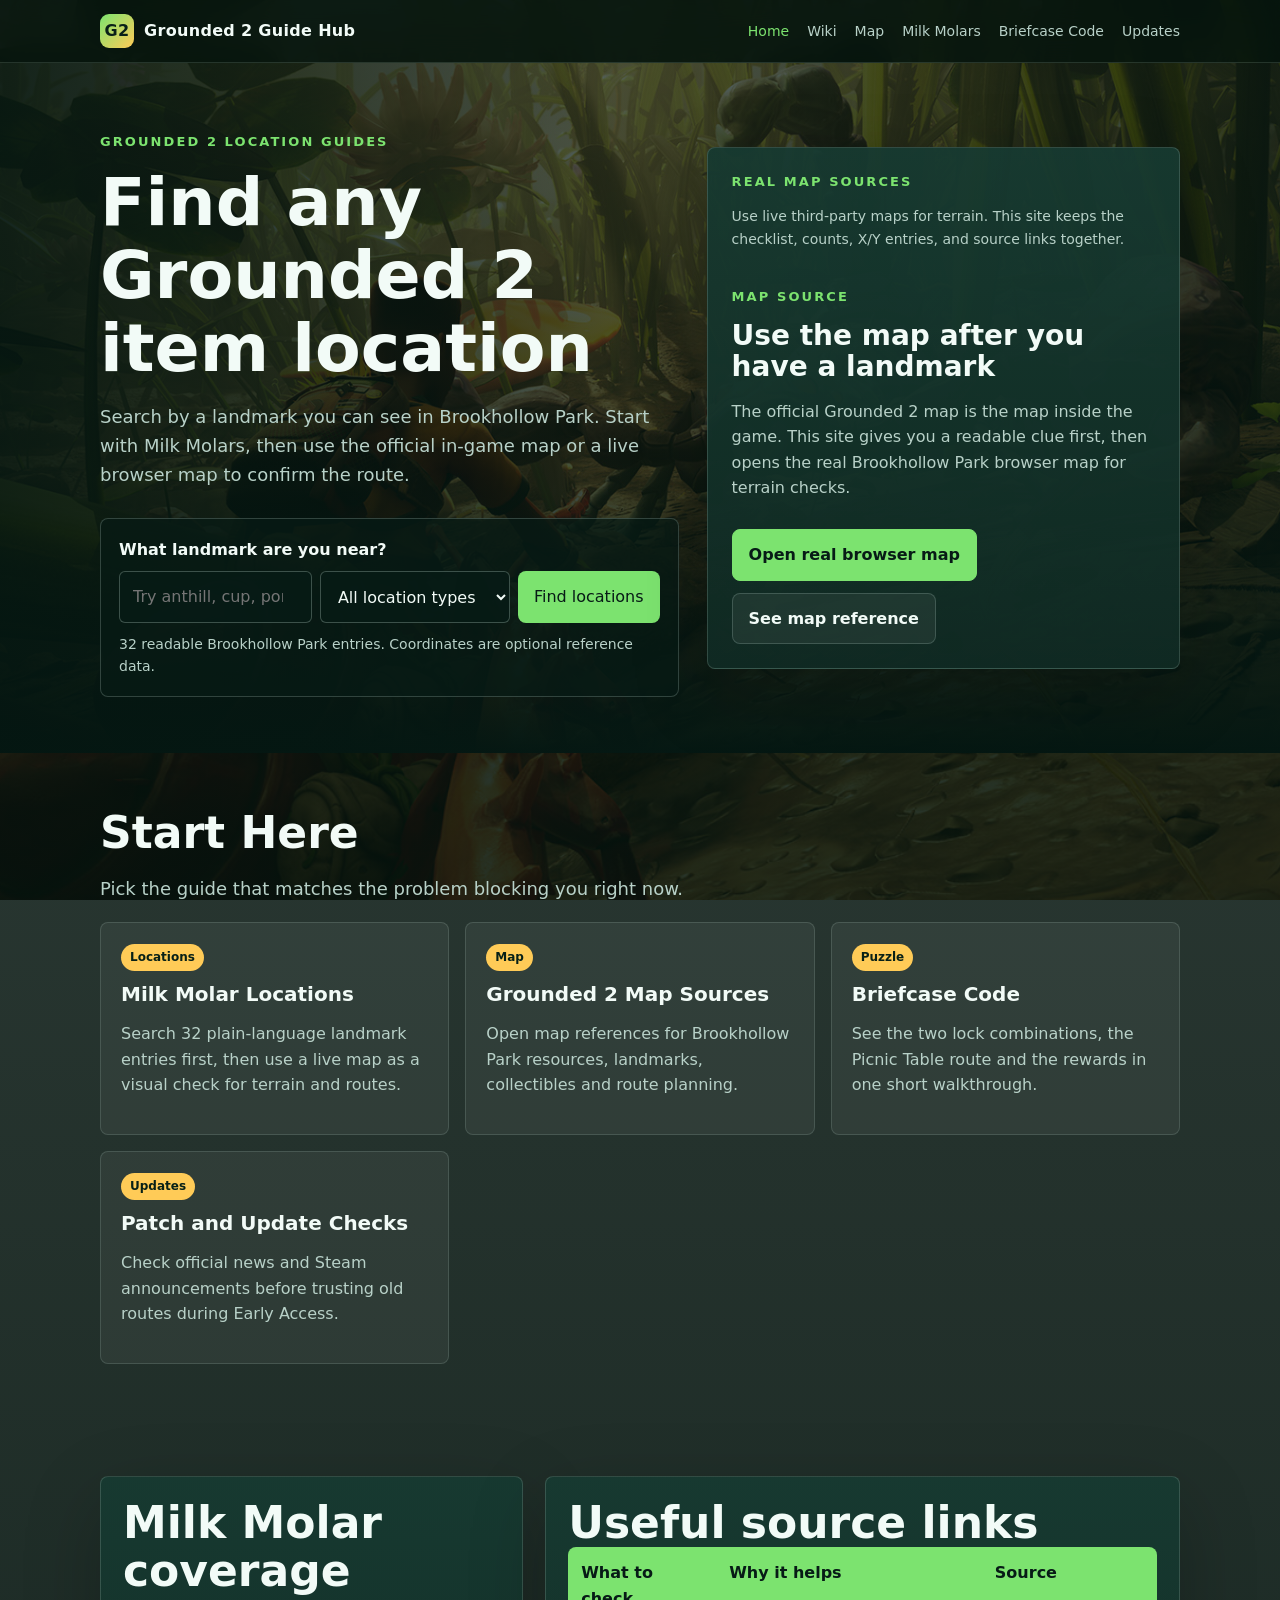
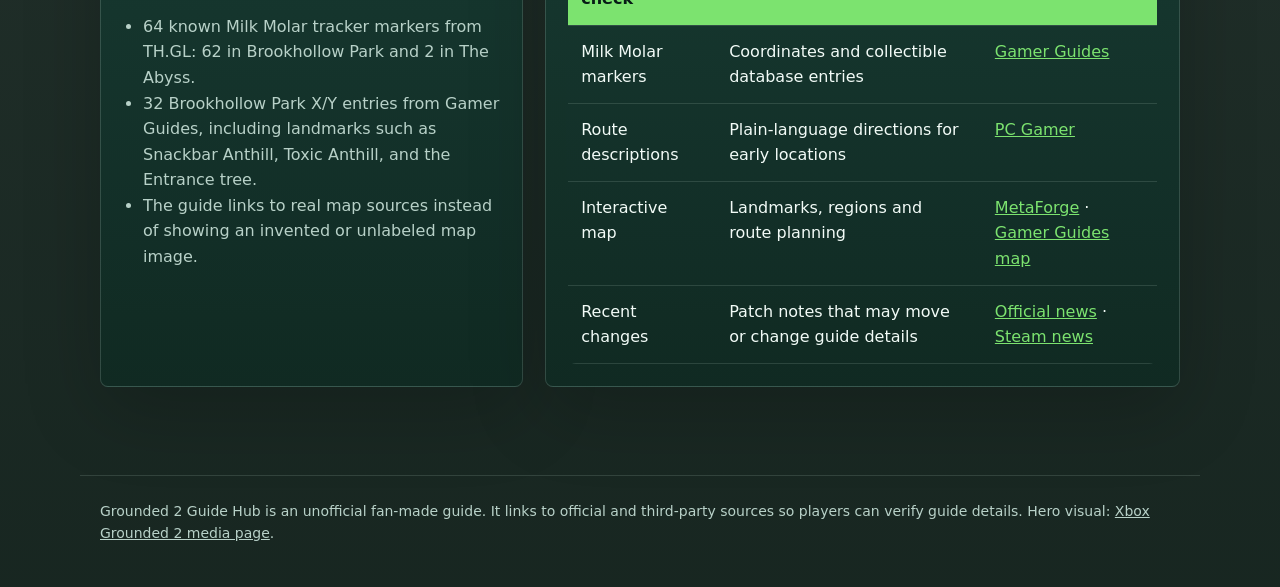
<file: index.html>
<!doctype html>
<html lang="en">
  <head>
    <meta charset="utf-8" />
    <meta name="viewport" content="width=device-width, initial-scale=1" />
    <title>Grounded 2 Key Item Locations and Puzzle Guides</title>
    <meta
      name="description"
      content="Unofficial Grounded 2 key item locations and puzzle guides for Milk Molars, map resources, briefcase puzzles, and update checks."
    />
    <meta
      name="keywords"
      content="grounded 2 milk molar locations, grounded 2 map, grounded 2 briefcase code, grounded 2 updates, grounded 2 wiki"
    />
    <meta name="google-site-verification" content="vivlnowT5bUtoe-W_HTN8S1NczwC-9bUX_uWHiEawpE" />
    <!-- Google tag (gtag.js) -->
    <script async src="https://www.googletagmanager.com/gtag/js?id=G-8MKGZDXQY7"></script>
    <script>
      window.dataLayer = window.dataLayer || [];
      function gtag(){dataLayer.push(arguments);}
      gtag('js', new Date());
      gtag('config', 'G-8MKGZDXQY7');
    </script>
    <link rel="icon" href="assets/favicon.svg" type="image/svg+xml" />
    <link rel="stylesheet" href="assets/styles.css" />
  </head>
  <body class="home-page">
    <header class="site-header">
      <nav class="nav" aria-label="Main navigation">
        <a class="brand" href="./"><span class="brand-mark">G2</span><span>Grounded 2 Guide Hub</span></a>
        <div class="nav-links">
          <a href="./" aria-current="page">Home</a>
          <a href="wiki/">Wiki</a>
          <a href="map/">Map</a>
          <a href="milk-molars/">Milk Molars</a>
          <a href="briefcase-code/">Briefcase Code</a>
          <a href="updates/">Updates</a>
        </div>
      </nav>
    </header>

    <main>
      <section class="hero">
        <div>
          <p class="eyebrow">Grounded 2 Location Guides</p>
          <h1>Find any Grounded 2 item location</h1>
          <p class="lead">
            Search by a landmark you can see in Brookhollow Park. Start with Milk Molars, then use
            the official in-game map or a live browser map to confirm the route.
          </p>
          <form class="finder-launcher" id="home-finder" action="milk-molars/" method="get">
            <label for="home-search">What landmark are you near?</label>
            <div class="search-row">
              <input id="home-search" name="q" type="search" placeholder="Try anthill, cup, porch, tree..." autocomplete="off" />
              <select id="home-area" name="area" aria-label="Filter by location type">
                <option value="all">All location types</option>
                <option value="anthill">Anthills &amp; tunnels</option>
                <option value="porch">Porch &amp; patio</option>
                <option value="object">Objects &amp; landmarks</option>
              </select>
              <button class="button primary" type="submit">Find locations</button>
            </div>
            <p class="meta">32 readable Brookhollow Park entries. Coordinates are optional reference data.</p>
          </form>
        </div>
        <aside class="hero-card" aria-label="Grounded 2 map source shortcuts">
          <div class="mini-map-head">
            <p class="eyebrow">Real map sources</p>
            <p>Use live third-party maps for terrain. This site keeps the checklist, counts, X/Y entries, and source links together.</p>
          </div>
          <div class="map-source-panel">
            <p class="eyebrow">Map source</p>
            <h3>Use the map after you have a landmark</h3>
            <p>The official Grounded 2 map is the map inside the game. This site gives you a readable clue first, then opens the real Brookhollow Park browser map for terrain checks.</p>
            <div class="cta-row">
              <a class="button primary" href="https://grounded2.th.gl/maps/Brookhollow%20Park" target="_blank" rel="noopener">Open real browser map</a>
              <a class="button secondary" href="map/#map-reference">See map reference</a>
            </div>
          </div>
        </aside>
      </section>

      <section class="section">
        <h2>Start Here</h2>
        <p class="lead">Pick the guide that matches the problem blocking you right now.</p>
        <div class="grid">
          <article class="card">
            <span class="tag">Locations</span>
            <h3><a href="milk-molars/">Milk Molar Locations</a></h3>
            <p>Search 32 plain-language landmark entries first, then use a live map as a visual check for terrain and routes.</p>
          </article>
          <article class="card">
            <span class="tag">Map</span>
            <h3><a href="map/">Grounded 2 Map Sources</a></h3>
            <p>Open map references for Brookhollow Park resources, landmarks, collectibles and route planning.</p>
          </article>
          <article class="card">
            <span class="tag">Puzzle</span>
            <h3><a href="briefcase-code/">Briefcase Code</a></h3>
            <p>See the two lock combinations, the Picnic Table route and the rewards in one short walkthrough.</p>
          </article>
          <article class="card">
            <span class="tag">Updates</span>
            <h3><a href="updates/">Patch and Update Checks</a></h3>
            <p>Check official news and Steam announcements before trusting old routes during Early Access.</p>
          </article>
        </div>
      </section>

      <section class="section two-col">
        <div class="panel">
          <h2>Milk Molar coverage</h2>
          <ul class="list">
            <li>64 known Milk Molar tracker markers from TH.GL: 62 in Brookhollow Park and 2 in The Abyss.</li>
            <li>32 Brookhollow Park X/Y entries from Gamer Guides, including landmarks such as Snackbar Anthill, Toxic Anthill, and the Entrance tree.</li>
            <li>The guide links to real map sources instead of showing an invented or unlabeled map image.</li>
          </ul>
        </div>
        <div class="panel source-list">
          <h2>Useful source links</h2>
          <table class="table">
            <thead>
              <tr><th>What to check</th><th>Why it helps</th><th>Source</th></tr>
            </thead>
            <tbody>
              <tr>
                <td>Milk Molar markers</td>
                <td>Coordinates and collectible database entries</td>
                <td><a href="https://www.gamerguides.com/grounded-2/database/resource-nodes/milk-molars/milk-molar">Gamer Guides</a></td>
              </tr>
              <tr>
                <td>Route descriptions</td>
                <td>Plain-language directions for early locations</td>
                <td><a href="https://www.pcgamer.com/games/survival-crafting/grounded-2-milk-molar-locations/">PC Gamer</a></td>
              </tr>
              <tr>
                <td>Interactive map</td>
                <td>Landmarks, regions and route planning</td>
                <td><a href="https://metaforge.app/grounded-2/map/main">MetaForge</a> · <a href="https://www.gamerguides.com/grounded-2/maps/brookhollow-park">Gamer Guides map</a></td>
              </tr>
              <tr>
                <td>Recent changes</td>
                <td>Patch notes that may move or change guide details</td>
                <td><a href="https://grounded2.obsidian.net/news">Official news</a> · <a href="https://store.steampowered.com/news/app/2661300">Steam news</a></td>
              </tr>
            </tbody>
          </table>
        </div>
      </section>
    </main>

    <footer class="footer">
      Grounded 2 Guide Hub is an unofficial fan-made guide. It links to official and third-party
      sources so players can verify guide details. Hero visual: <a href="https://www.xbox.com/en-US/games/grounded-2">Xbox Grounded 2 media page</a>.
    </footer>
  </body>
</html>
</file>
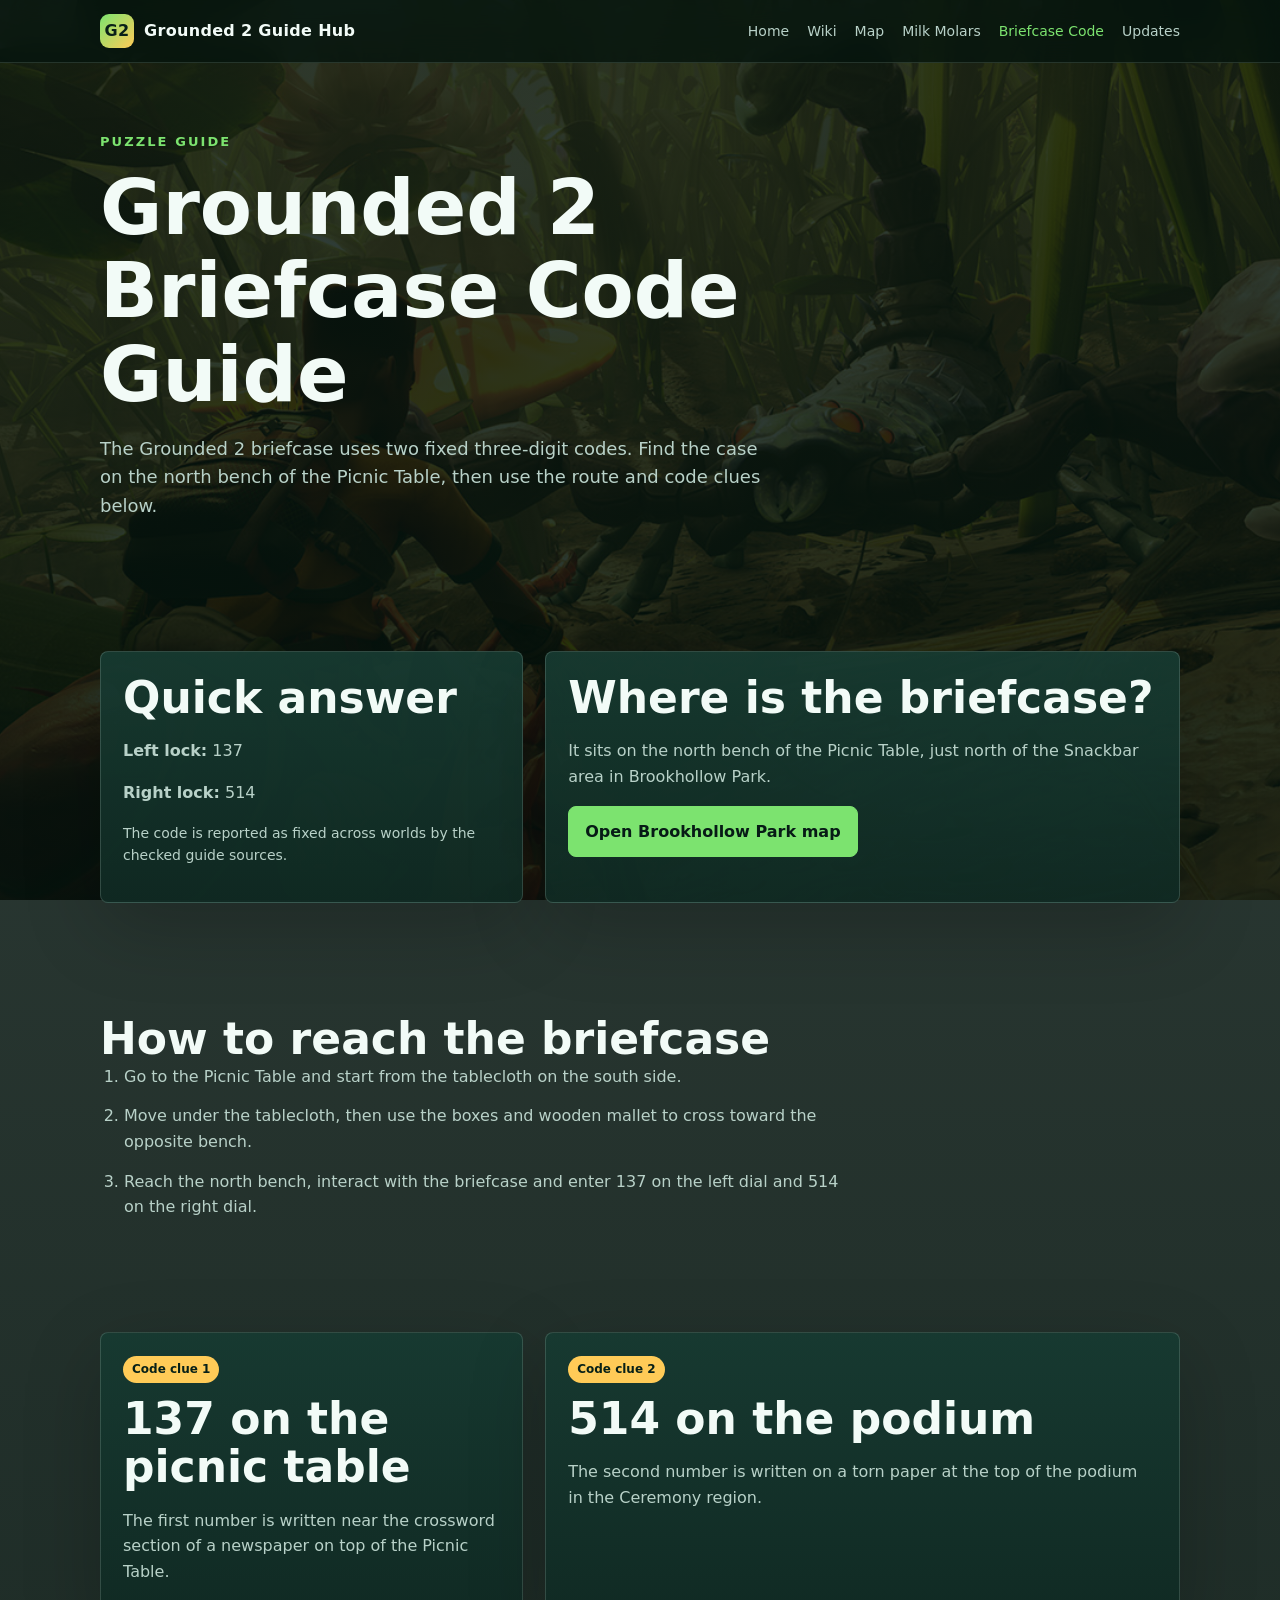
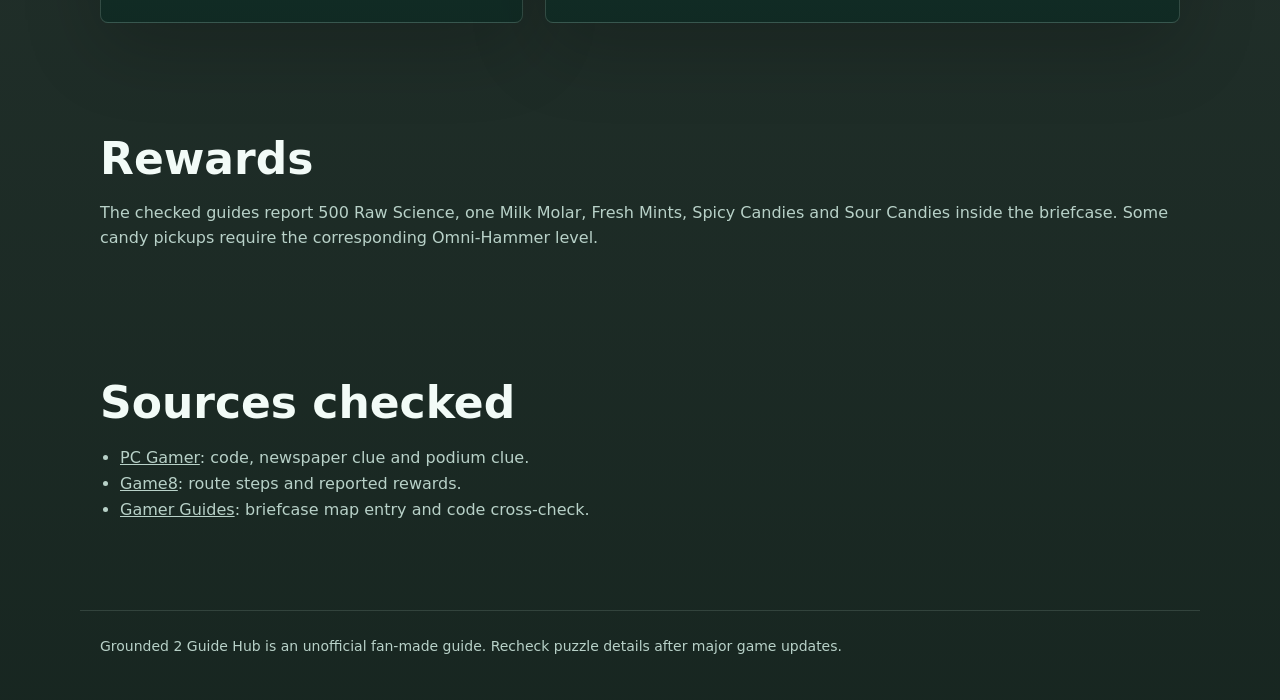
<file: briefcase-code/index.html>
<!doctype html>
<html lang="en">
  <head>
    <meta charset="utf-8" />
    <meta name="viewport" content="width=device-width, initial-scale=1" />
    <title>Grounded 2 Briefcase Code Guide</title>
    <!-- Google tag (gtag.js) -->
    <script async src="https://www.googletagmanager.com/gtag/js?id=G-8MKGZDXQY7"></script>
    <script>
      window.dataLayer = window.dataLayer || [];
      function gtag(){dataLayer.push(arguments);}
      gtag('js', new Date());
      gtag('config', 'G-8MKGZDXQY7');
    </script>
    <meta
      name="description"
      content="Grounded 2 briefcase code guide: use 137 on the left lock and 514 on the right, with the Picnic Table route, code locations and rewards."
    />
    <link rel="icon" href="../assets/favicon.svg" type="image/svg+xml" />
    <link rel="stylesheet" href="../assets/styles.css" />
  </head>
  <body>
    <header class="site-header">
      <nav class="nav" aria-label="Main navigation">
        <a class="brand" href="../"><span class="brand-mark">G2</span><span>Grounded 2 Guide Hub</span></a>
        <div class="nav-links">
          <a href="../">Home</a>
          <a href="../wiki/">Wiki</a>
          <a href="../map/">Map</a>
          <a href="../milk-molars/">Milk Molars</a>
          <a href="./" aria-current="page">Briefcase Code</a>
          <a href="../updates/">Updates</a>
        </div>
      </nav>
    </header>

    <main>
      <section class="page-hero">
        <p class="eyebrow">Puzzle Guide</p>
        <h1>Grounded 2 Briefcase Code Guide</h1>
        <p class="lead">
          The Grounded 2 briefcase uses two fixed three-digit codes. Find the case on the north bench of
          the Picnic Table, then use the route and code clues below.
        </p>
      </section>

      <section class="section two-col">
        <div class="panel">
          <h2>Quick answer</h2>
          <p><strong>Left lock:</strong> 137</p>
          <p><strong>Right lock:</strong> 514</p>
          <p class="meta">The code is reported as fixed across worlds by the checked guide sources.</p>
        </div>
        <div class="panel">
          <h2>Where is the briefcase?</h2>
          <p>It sits on the north bench of the Picnic Table, just north of the Snackbar area in Brookhollow Park.</p>
          <a class="button primary" href="https://grounded2.th.gl/maps/Brookhollow%20Park" target="_blank" rel="noopener">Open Brookhollow Park map</a>
        </div>
      </section>

      <section class="section">
        <h2>How to reach the briefcase</h2>
        <ol class="steps-list">
          <li>Go to the Picnic Table and start from the tablecloth on the south side.</li>
          <li>Move under the tablecloth, then use the boxes and wooden mallet to cross toward the opposite bench.</li>
          <li>Reach the north bench, interact with the briefcase and enter 137 on the left dial and 514 on the right dial.</li>
        </ol>
      </section>

      <section class="section two-col">
        <article class="panel">
          <span class="tag">Code clue 1</span>
          <h2>137 on the picnic table</h2>
          <p>The first number is written near the crossword section of a newspaper on top of the Picnic Table.</p>
        </article>
        <article class="panel">
          <span class="tag">Code clue 2</span>
          <h2>514 on the podium</h2>
          <p>The second number is written on a torn paper at the top of the podium in the Ceremony region.</p>
        </article>
      </section>

      <section class="section">
        <h2>Rewards</h2>
        <p>The checked guides report 500 Raw Science, one Milk Molar, Fresh Mints, Spicy Candies and Sour Candies inside the briefcase. Some candy pickups require the corresponding Omni-Hammer level.</p>
      </section>

      <section class="section">
        <h2>Sources checked</h2>
        <ul class="list">
          <li><a href="https://www.pcgamer.com/games/survival-crafting/grounded-2-briefcase-code-combination/" target="_blank" rel="noopener">PC Gamer</a>: code, newspaper clue and podium clue.</li>
          <li><a href="https://game8.co/games/Grounded-2/archives/539809" target="_blank" rel="noopener">Game8</a>: route steps and reported rewards.</li>
          <li><a href="https://www.gamerguides.com/grounded-2/database/data/sites-and-wonders/briefcase" target="_blank" rel="noopener">Gamer Guides</a>: briefcase map entry and code cross-check.</li>
        </ul>
      </section>
    </main>

    <footer class="footer">Grounded 2 Guide Hub is an unofficial fan-made guide. Recheck puzzle details after major game updates.</footer>
  </body>
</html>
</file>
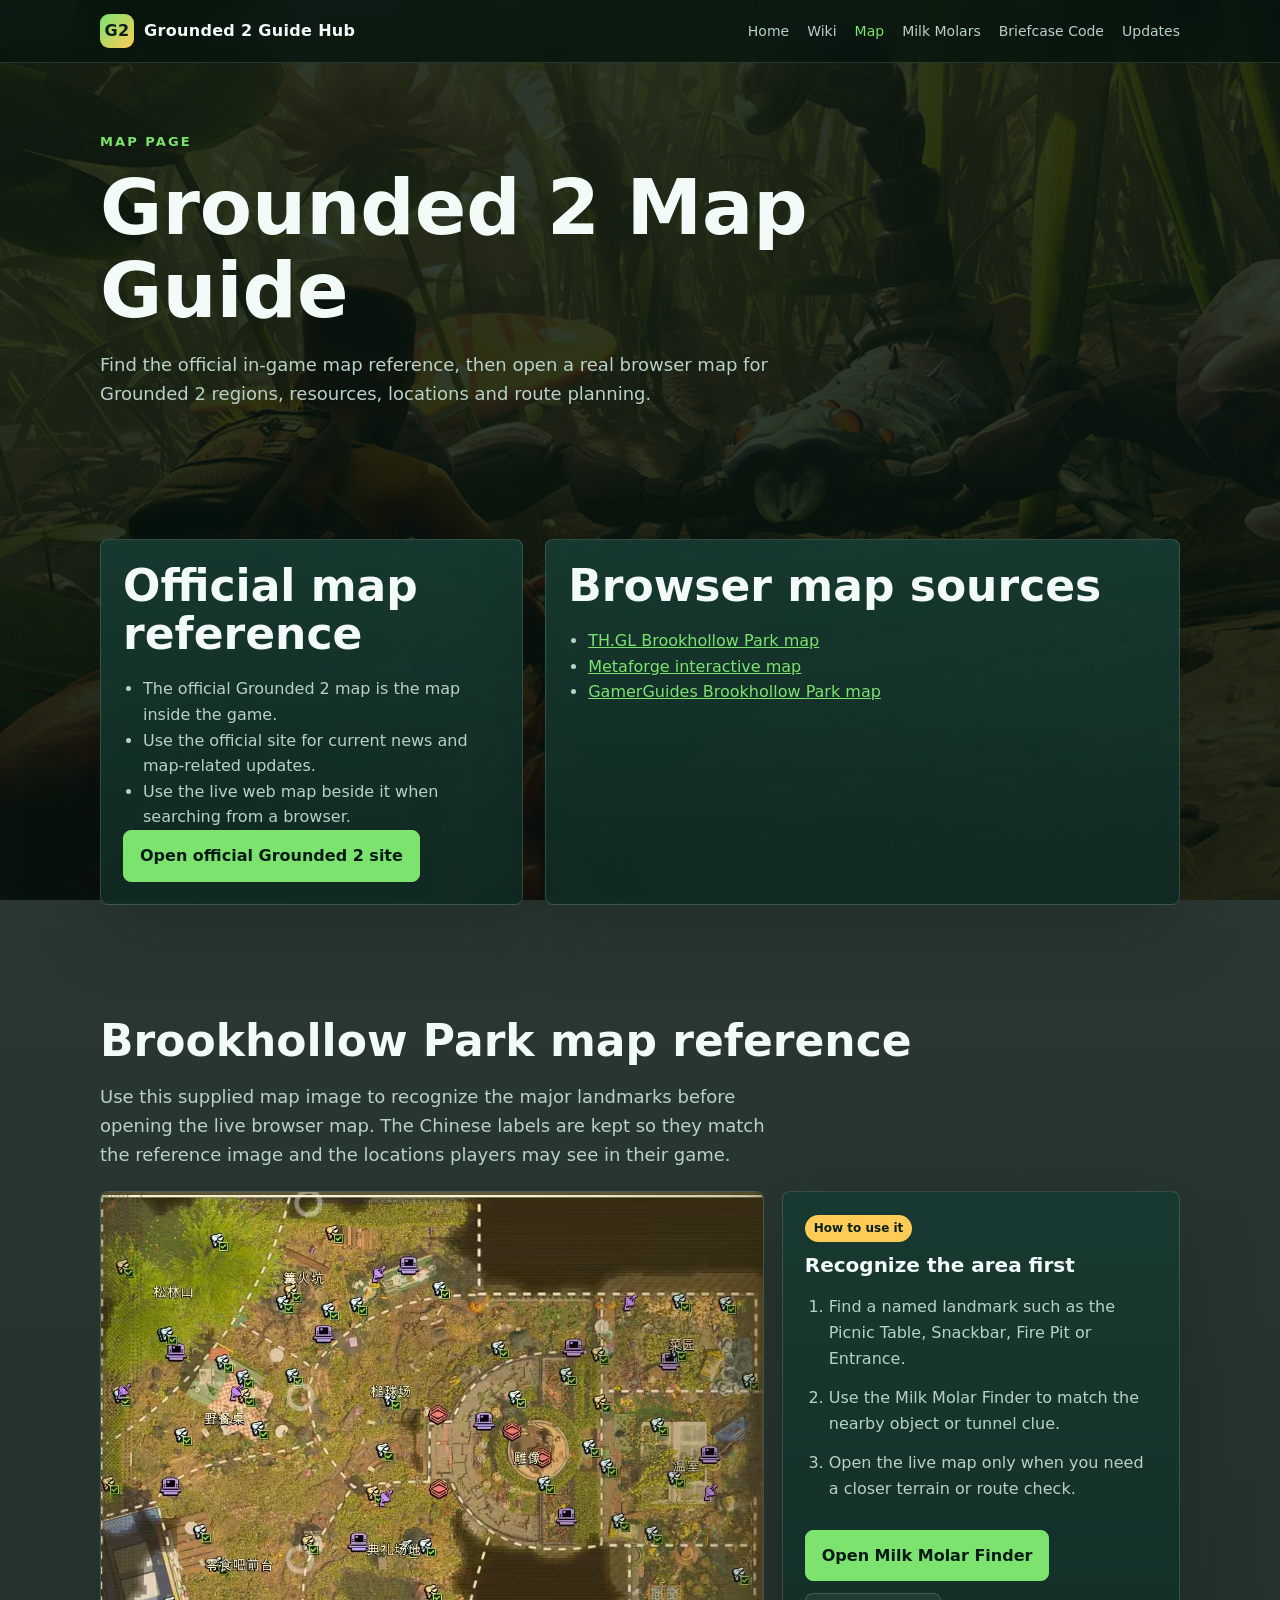
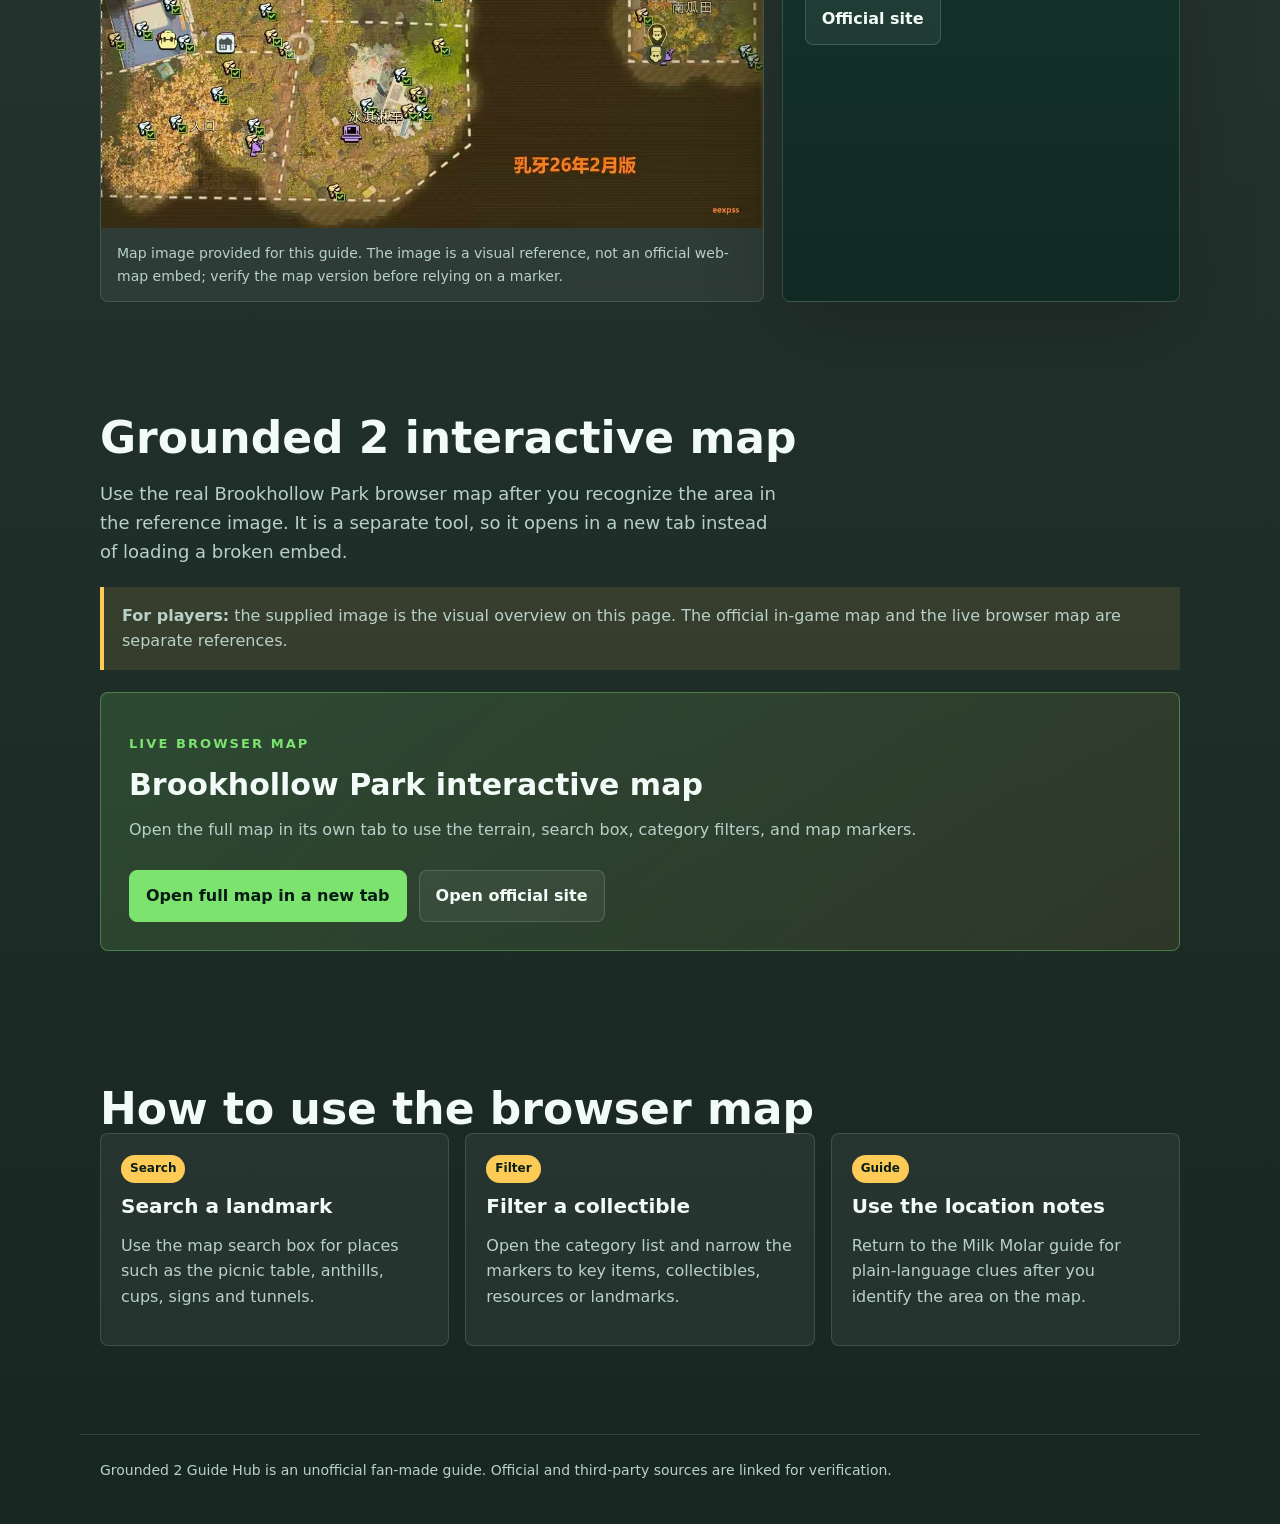
<file: map/index.html>
<!doctype html>
<html lang="en">
  <head>
    <meta charset="utf-8" />
    <meta name="viewport" content="width=device-width, initial-scale=1" />
    <title>Grounded 2 Map Guide: Resources, Locations and Routes</title>
    <!-- Google tag (gtag.js) -->
    <script async src="https://www.googletagmanager.com/gtag/js?id=G-8MKGZDXQY7"></script>
    <script>
      window.dataLayer = window.dataLayer || [];
      function gtag(){dataLayer.push(arguments);}
      gtag('js', new Date());
      gtag('config', 'G-8MKGZDXQY7');
    </script>
    <meta
      name="description"
      content="Grounded 2 map guide with the official in-game map reference, browser map sources, region links and route planning help."
    />
    <link rel="icon" href="../assets/favicon.svg" type="image/svg+xml" />
    <link rel="stylesheet" href="../assets/styles.css" />
  </head>
  <body>
    <header class="site-header">
      <nav class="nav" aria-label="Main navigation">
        <a class="brand" href="../"><span class="brand-mark">G2</span><span>Grounded 2 Guide Hub</span></a>
        <div class="nav-links">
          <a href="../">Home</a>
          <a href="../wiki/">Wiki</a>
          <a href="./" aria-current="page">Map</a>
          <a href="../milk-molars/">Milk Molars</a>
          <a href="../briefcase-code/">Briefcase Code</a>
          <a href="../updates/">Updates</a>
        </div>
      </nav>
    </header>

    <main>
      <section class="page-hero">
        <p class="eyebrow">Map Page</p>
        <h1>Grounded 2 Map Guide</h1>
        <p class="lead">
          Find the official in-game map reference, then open a real browser map for Grounded 2 regions,
          resources, locations and route planning.
        </p>
      </section>

      <section class="section two-col">
        <div class="panel">
          <h2>Official map reference</h2>
          <ul class="list">
            <li>The official Grounded 2 map is the map inside the game.</li>
            <li>Use the official site for current news and map-related updates.</li>
            <li>Use the live web map beside it when searching from a browser.</li>
          </ul>
          <a class="button primary" href="https://grounded2.obsidian.net/" target="_blank" rel="noopener">Open official Grounded 2 site</a>
        </div>
        <div class="panel source-list">
          <h2>Browser map sources</h2>
          <ul class="list">
            <li><a href="https://grounded2.th.gl/maps/Brookhollow%20Park">TH.GL Brookhollow Park map</a></li>
            <li><a href="https://metaforge.app/grounded-2/map/main">Metaforge interactive map</a></li>
            <li><a href="https://www.gamerguides.com/grounded-2/maps/brookhollow-park">GamerGuides Brookhollow Park map</a></li>
          </ul>
        </div>
      </section>

      <section class="section" id="map-reference">
        <h2>Brookhollow Park map reference</h2>
        <p class="lead">Use this supplied map image to recognize the major landmarks before opening the live browser map. The Chinese labels are kept so they match the reference image and the locations players may see in their game.</p>
        <div class="map-reference-layout">
          <figure class="map-figure map-reference-figure">
            <img src="../assets/grounded2-map-reference.jpg" alt="Brookhollow Park map reference with collectible markers and Chinese landmark labels" />
            <figcaption>Map image provided for this guide. The image is a visual reference, not an official web-map embed; verify the map version before relying on a marker.</figcaption>
          </figure>
          <div class="panel">
            <span class="tag">How to use it</span>
            <h3>Recognize the area first</h3>
            <ol class="steps-list">
              <li>Find a named landmark such as the Picnic Table, Snackbar, Fire Pit or Entrance.</li>
              <li>Use the Milk Molar Finder to match the nearby object or tunnel clue.</li>
              <li>Open the live map only when you need a closer terrain or route check.</li>
            </ol>
            <div class="cta-row">
              <a class="button primary" href="../milk-molars/">Open Milk Molar Finder</a>
              <a class="button secondary" href="https://grounded2.obsidian.net/" target="_blank" rel="noopener">Official site</a>
            </div>
          </div>
        </div>
      </section>

      <section class="section" id="interactive-map">
        <h2>Grounded 2 interactive map</h2>
        <p class="lead">Use the real Brookhollow Park browser map after you recognize the area in the reference image. It is a separate tool, so it opens in a new tab instead of loading a broken embed.</p>
        <div class="official-map-note"><strong>For players:</strong> the supplied image is the visual overview on this page. The official in-game map and the live browser map are separate references.</div>
        <div class="map-link-panel">
          <p class="eyebrow">Live browser map</p>
          <h3>Brookhollow Park interactive map</h3>
          <p>Open the full map in its own tab to use the terrain, search box, category filters, and map markers.</p>
          <div class="cta-row">
            <a class="button primary" href="https://grounded2.th.gl/maps/Brookhollow%20Park" target="_blank" rel="noopener">Open full map in a new tab</a>
            <a class="button secondary" href="https://grounded2.obsidian.net/" target="_blank" rel="noopener">Open official site</a>
          </div>
        </div>
      </section>

      <section class="section">
        <h2>How to use the browser map</h2>
        <div class="grid">
          <article class="card"><span class="tag">Search</span><h3>Search a landmark</h3><p>Use the map search box for places such as the picnic table, anthills, cups, signs and tunnels.</p></article>
          <article class="card"><span class="tag">Filter</span><h3>Filter a collectible</h3><p>Open the category list and narrow the markers to key items, collectibles, resources or landmarks.</p></article>
          <article class="card"><span class="tag">Guide</span><h3>Use the location notes</h3><p>Return to the Milk Molar guide for plain-language clues after you identify the area on the map.</p></article>
        </div>
      </section>
    </main>

    <footer class="footer">Grounded 2 Guide Hub is an unofficial fan-made guide. Official and third-party sources are linked for verification.</footer>
  </body>
</html>
</file>
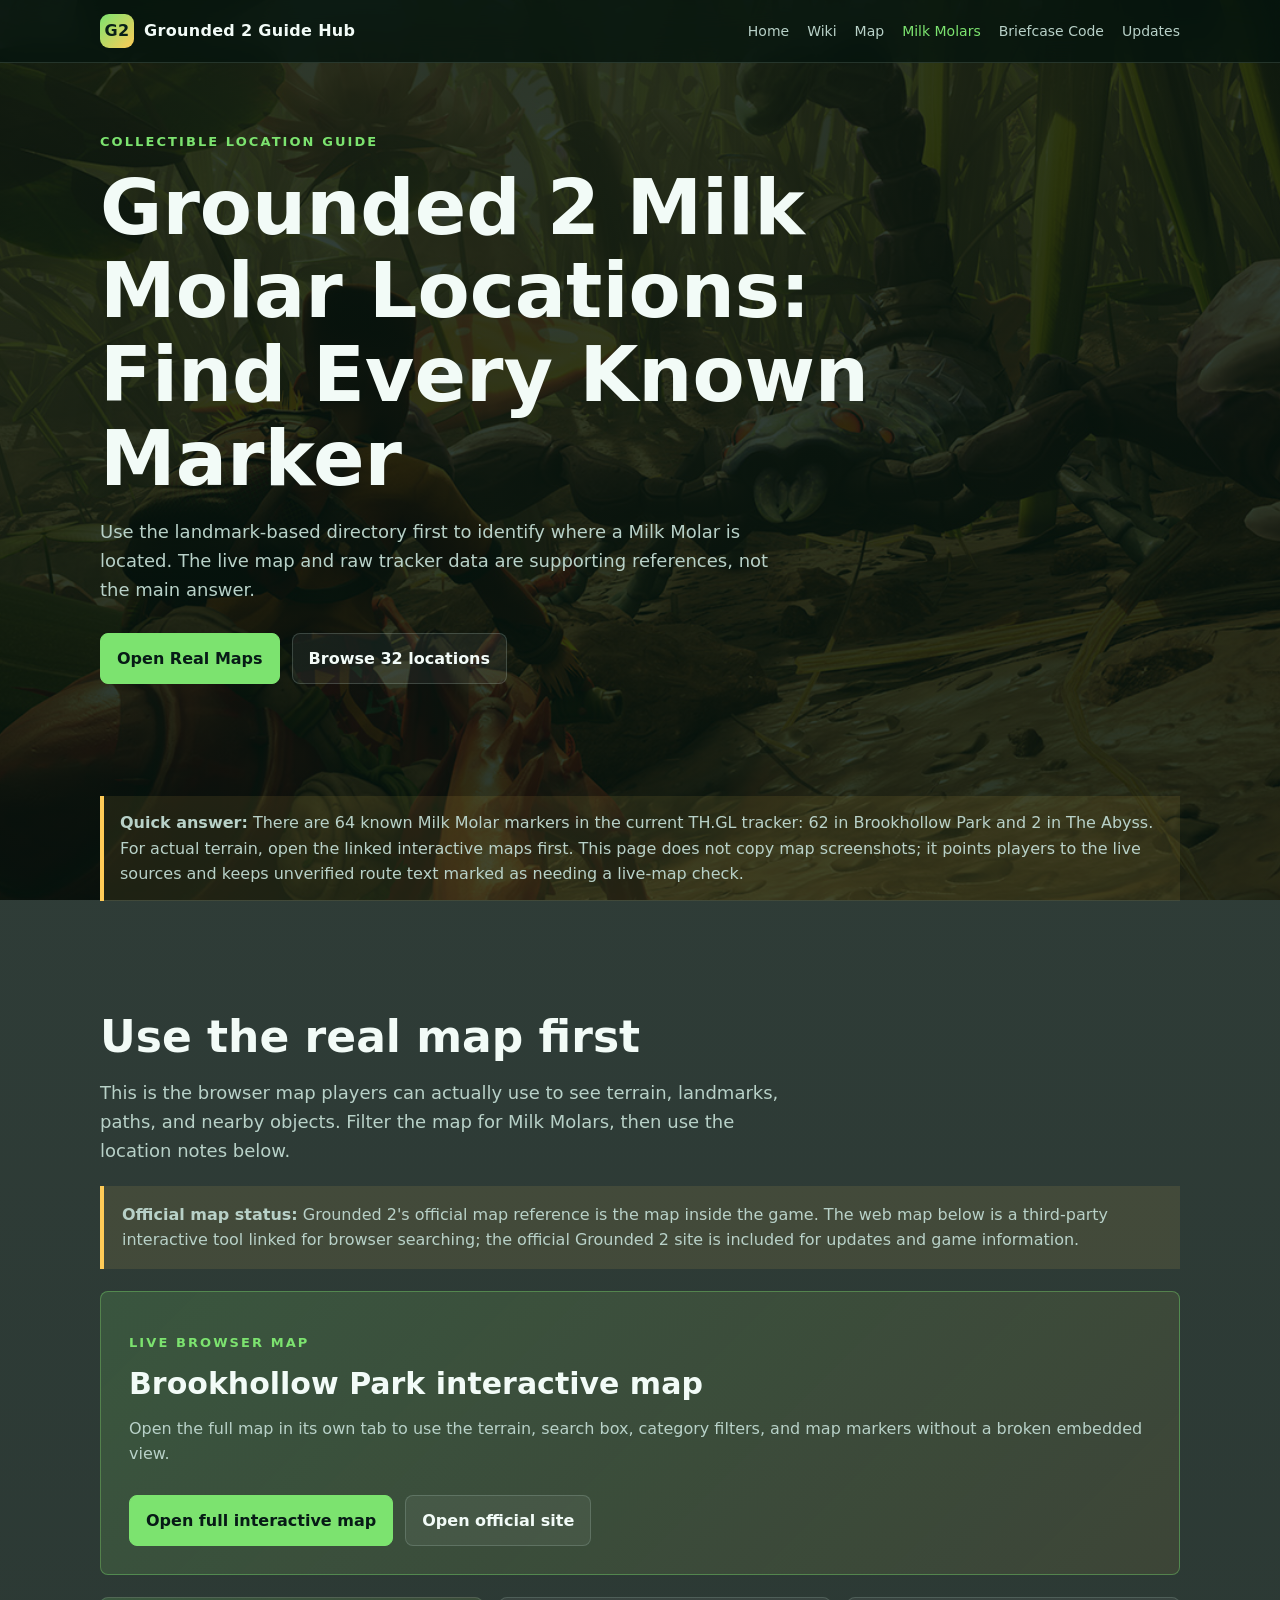
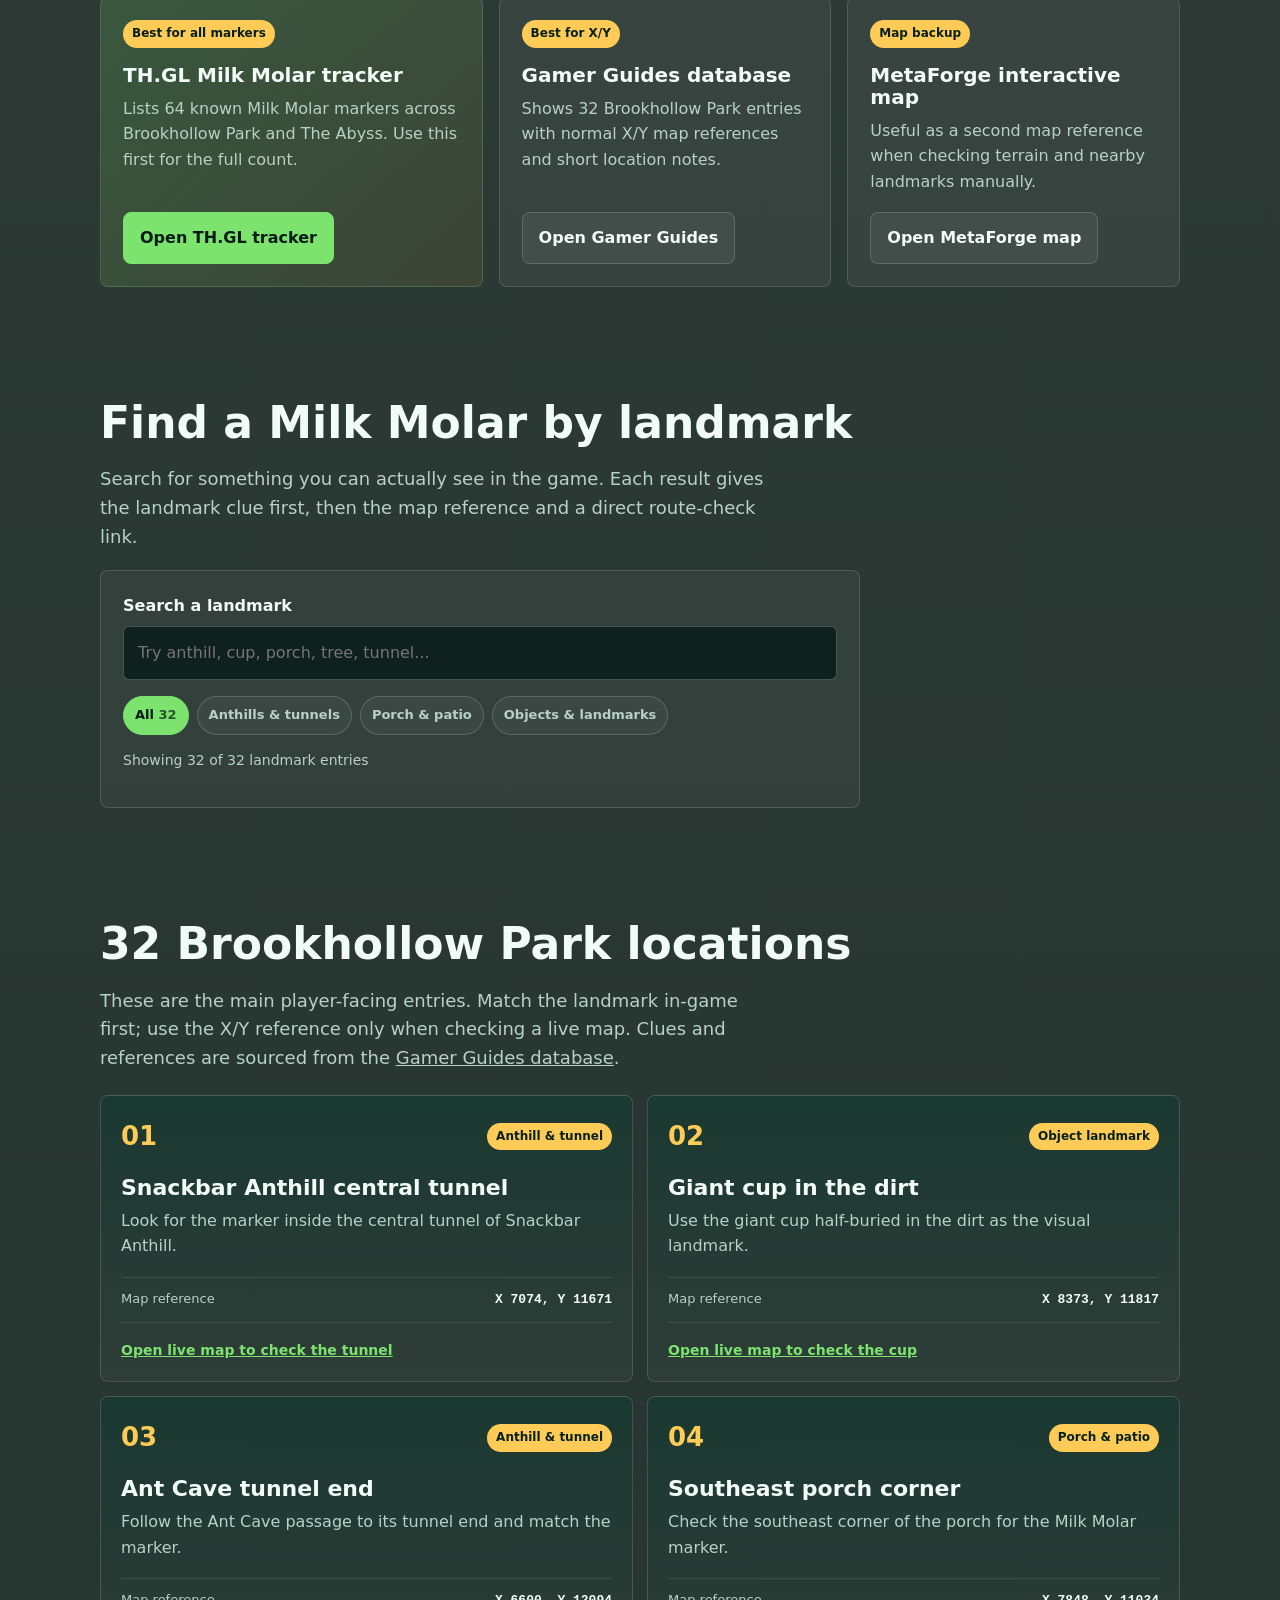
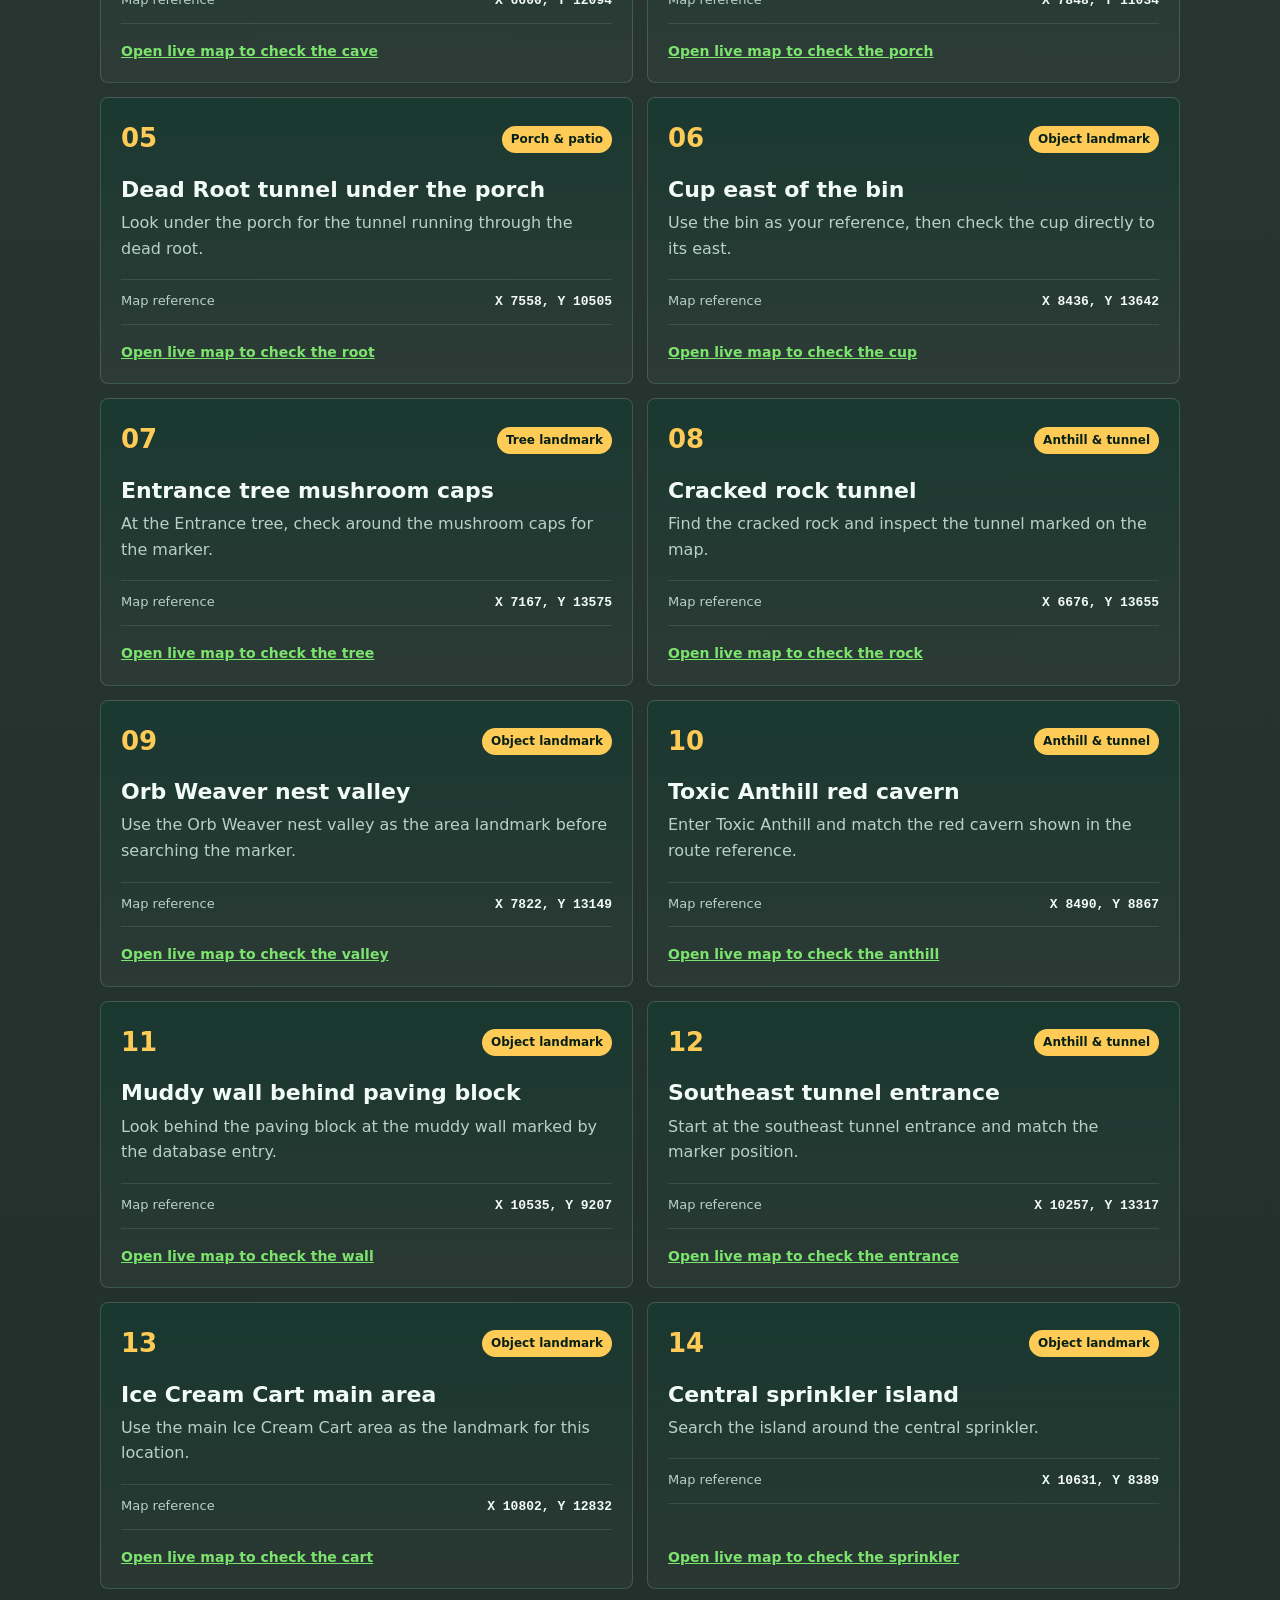
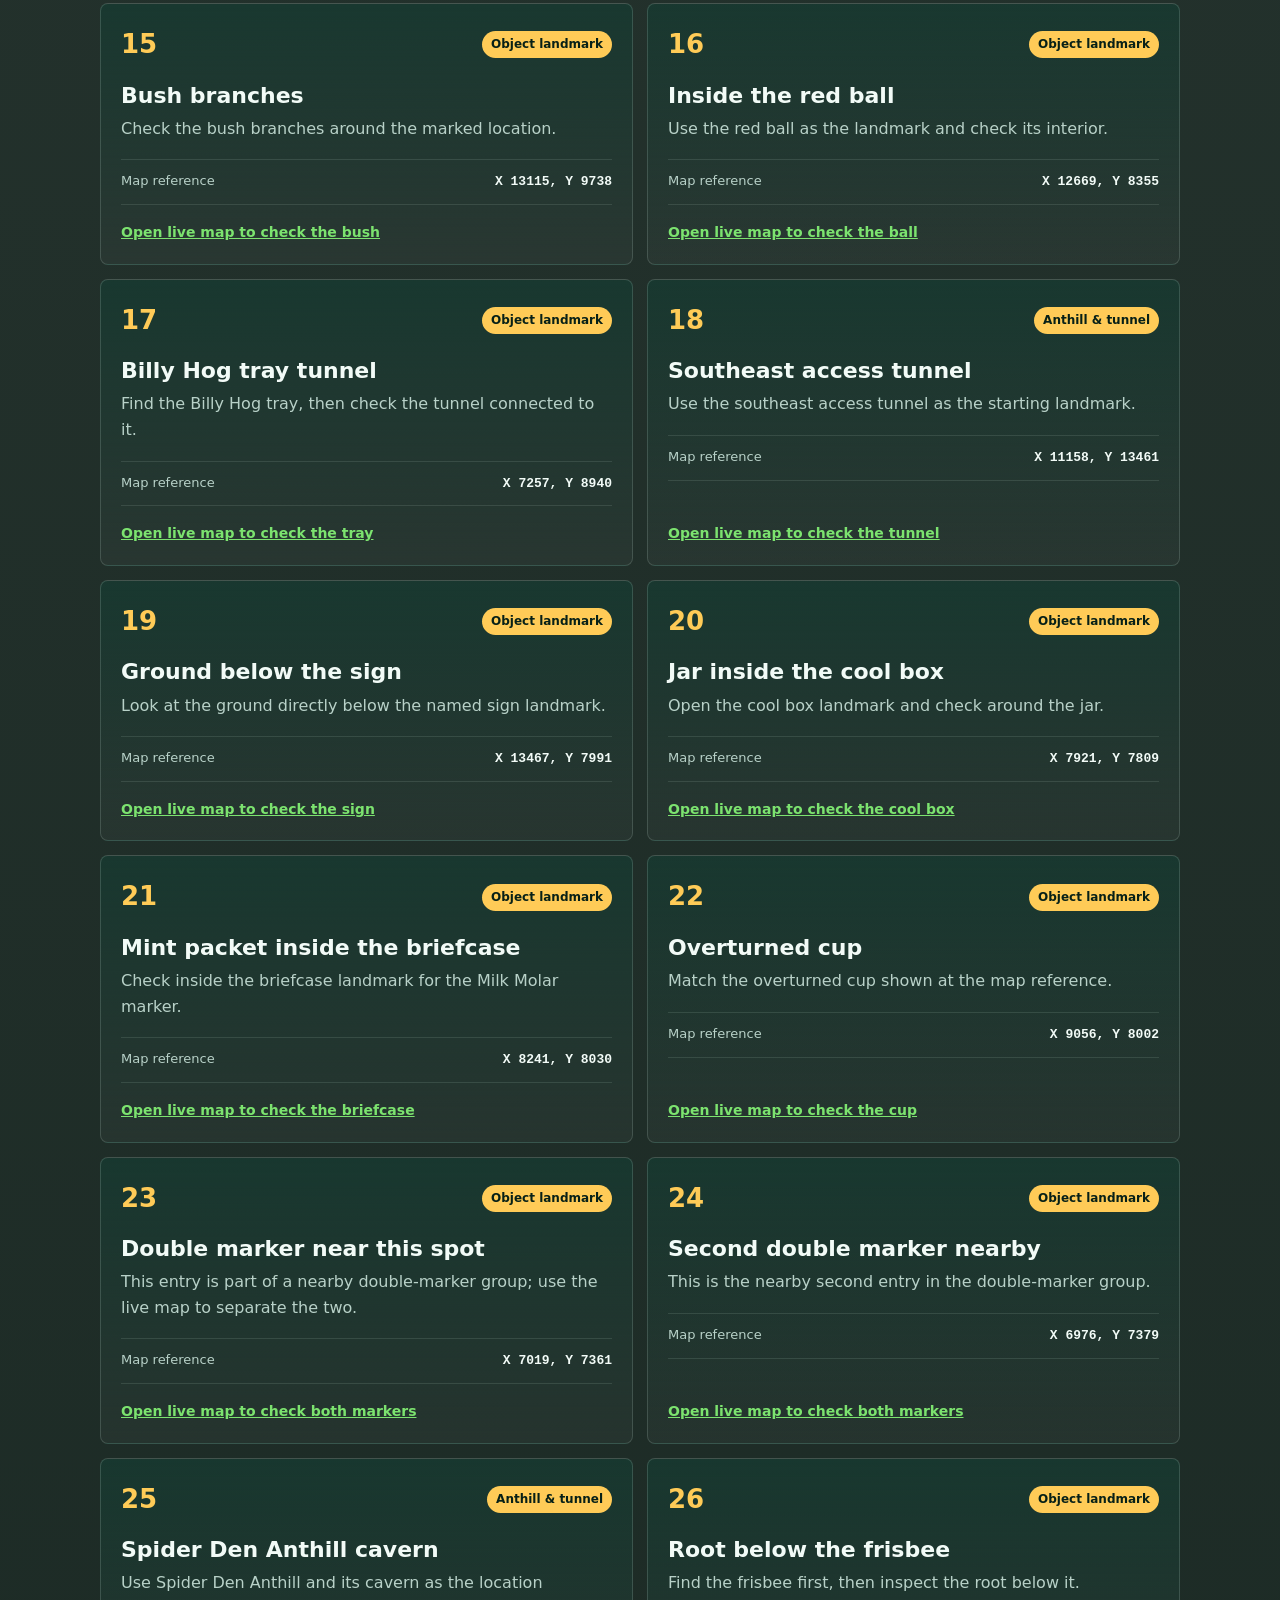
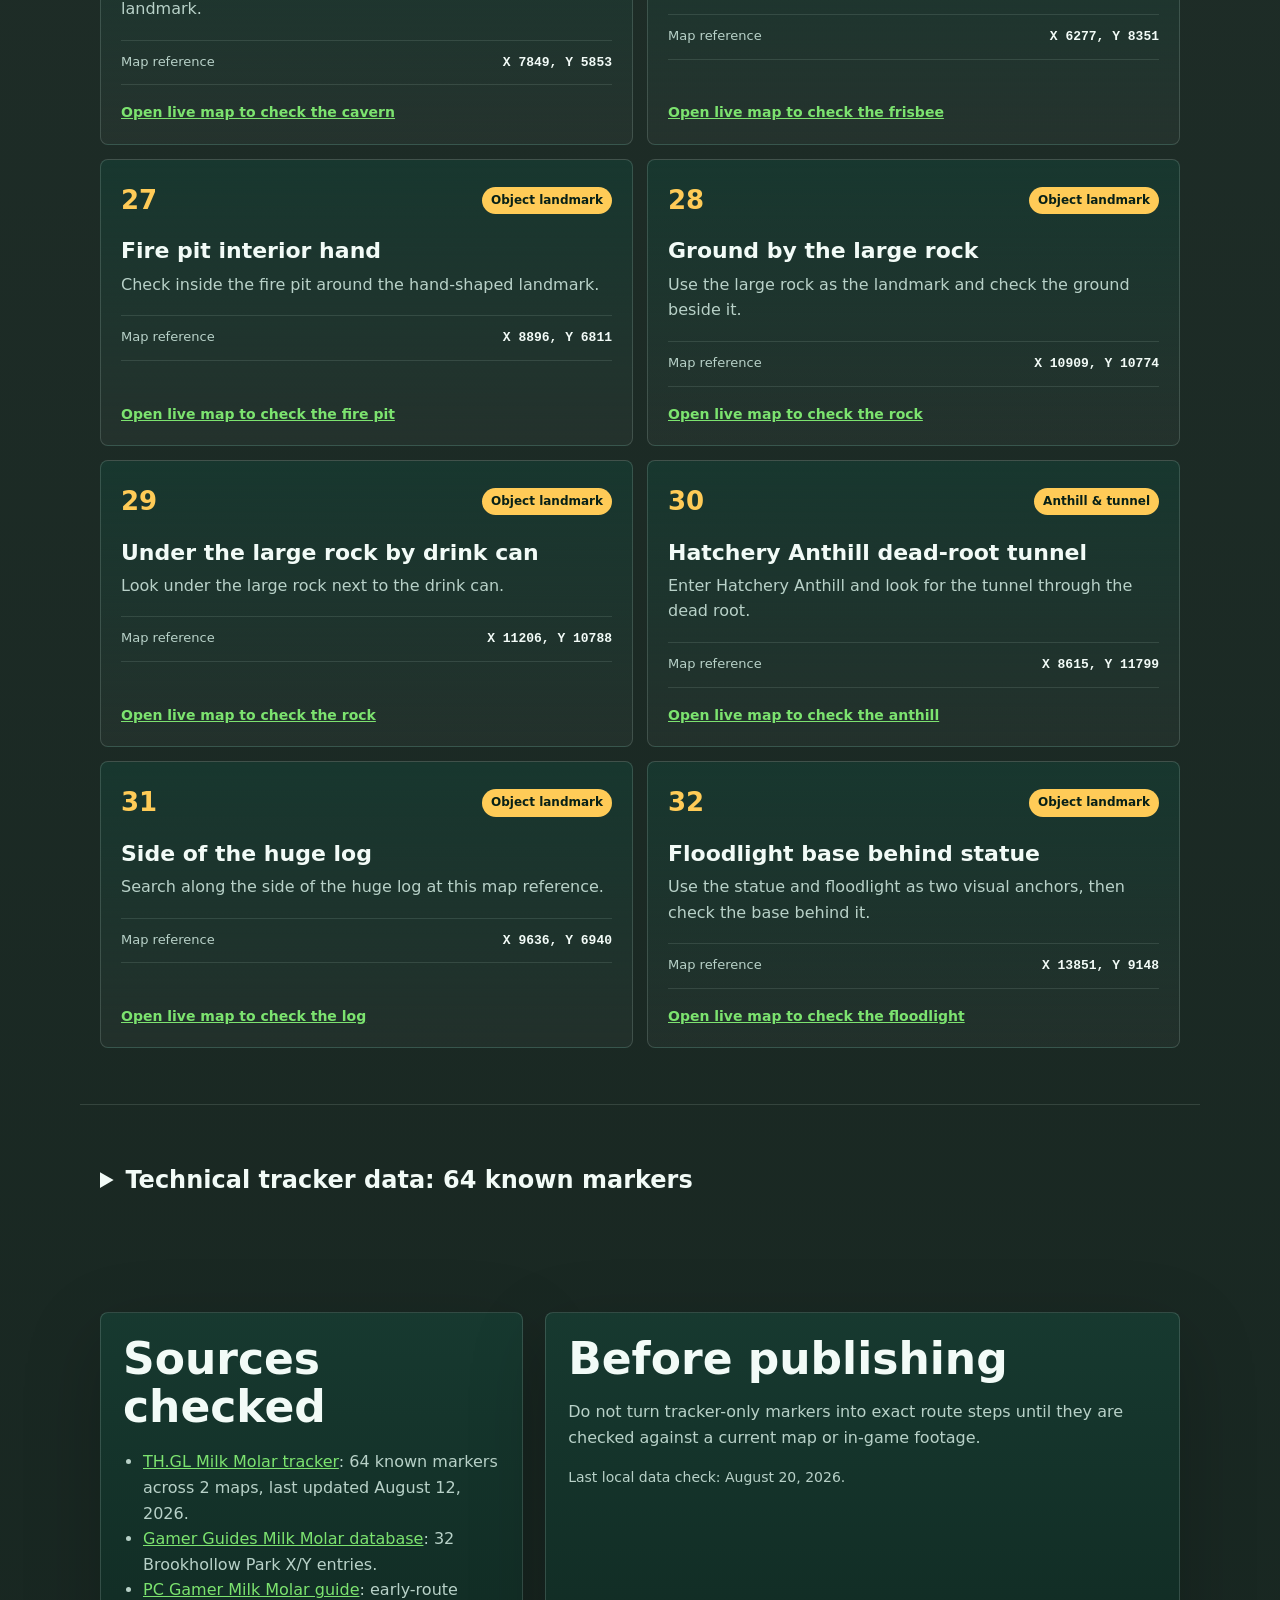
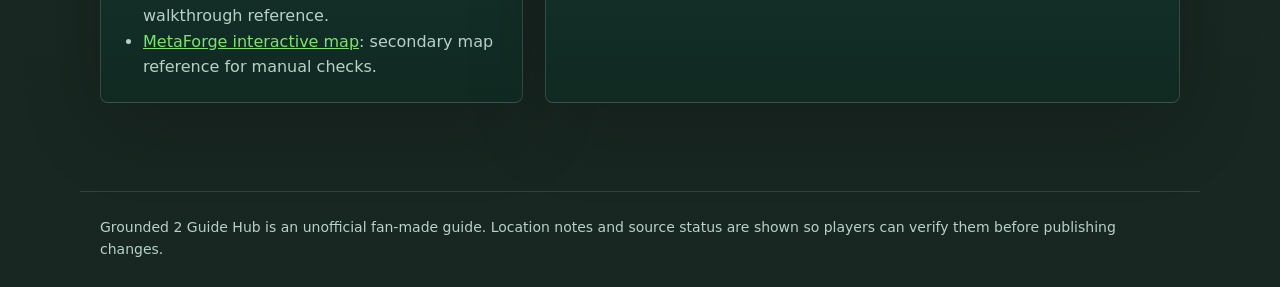
<file: milk-molars/index.html>
<!doctype html>
<html lang="en">
  <head>
    <meta charset="utf-8" />
    <meta name="viewport" content="width=device-width, initial-scale=1" />
    <title>Grounded 2 Milk Molar Locations: Find Every Known Marker</title>
    <!-- Google tag (gtag.js) -->
    <script async src="https://www.googletagmanager.com/gtag/js?id=G-8MKGZDXQY7"></script>
    <script>
      window.dataLayer = window.dataLayer || [];
      function gtag(){dataLayer.push(arguments);}
      gtag('js', new Date());
      gtag('config', 'G-8MKGZDXQY7');
    </script>
    <meta
      name="description"
      content="Find Grounded 2 Milk Molar locations by landmark with a searchable Brookhollow Park directory, map links, source notes and tracker references."
    />
    <meta name="keywords" content="grounded 2 milk molar locations, grounded 2 milk molars, grounded 2 map, grounded 2 collectibles" />
    <link rel="icon" href="../assets/favicon.svg" type="image/svg+xml" />
    <link rel="stylesheet" href="../assets/styles.css" />
  </head>
  <body>
    <header class="site-header">
      <nav class="nav" aria-label="Main navigation">
        <a class="brand" href="../"><span class="brand-mark">G2</span><span>Grounded 2 Guide Hub</span></a>
        <div class="nav-links">
          <a href="../">Home</a>
          <a href="../wiki/">Wiki</a>
          <a href="../map/">Map</a>
          <a href="./" aria-current="page">Milk Molars</a>
          <a href="../briefcase-code/">Briefcase Code</a>
          <a href="../updates/">Updates</a>
        </div>
      </nav>
    </header>

    <main>
      <section class="page-hero">
        <p class="eyebrow">Collectible Location Guide</p>
        <h1>Grounded 2 Milk Molar Locations: Find Every Known Marker</h1>
        <p class="lead">
          Use the landmark-based directory first to identify where a Milk Molar is located.
          The live map and raw tracker data are supporting references, not the main answer.
        </p>
        <div class="cta-row">
          <a class="button primary" href="#real-map-sources">Open Real Maps</a>
          <a class="button secondary" href="#location-finder">Browse 32 locations</a>
        </div>
      </section>

      <section class="section">
        <div class="warning"><strong>Quick answer:</strong> There are 64 known Milk Molar markers in the current TH.GL tracker: 62 in Brookhollow Park and 2 in The Abyss. For actual terrain, open the linked interactive maps first. This page does not copy map screenshots; it points players to the live sources and keeps unverified route text marked as needing a live-map check.</div>
      </section>

      <section class="section" id="real-map-sources">
        <h2>Use the real map first</h2>
        <p class="lead">This is the browser map players can actually use to see terrain, landmarks, paths, and nearby objects. Filter the map for Milk Molars, then use the location notes below.</p>
        <div class="official-map-note"><strong>Official map status:</strong> Grounded 2's official map reference is the map inside the game. The web map below is a third-party interactive tool linked for browser searching; the official Grounded 2 site is included for updates and game information.</div>
        <div class="map-link-panel">
          <p class="eyebrow">Live browser map</p>
          <h3>Brookhollow Park interactive map</h3>
          <p>Open the full map in its own tab to use the terrain, search box, category filters, and map markers without a broken embedded view.</p>
          <div class="cta-row">
            <a class="button primary" href="https://grounded2.th.gl/maps/Brookhollow%20Park" target="_blank" rel="noopener">Open full interactive map</a>
            <a class="button secondary" href="https://grounded2.obsidian.net/" target="_blank" rel="noopener">Open official site</a>
          </div>
        </div>
        <div class="source-map-grid">
          <article class="source-map-card featured">
            <span class="tag">Best for all markers</span>
            <h3>TH.GL Milk Molar tracker</h3>
            <p>Lists 64 known Milk Molar markers across Brookhollow Park and The Abyss. Use this first for the full count.</p>
            <a class="button primary" href="https://grounded2.th.gl/guides/Milk%20Molar" target="_blank" rel="noopener">Open TH.GL tracker</a>
          </article>
          <article class="source-map-card">
            <span class="tag">Best for X/Y</span>
            <h3>Gamer Guides database</h3>
            <p>Shows 32 Brookhollow Park entries with normal X/Y map references and short location notes.</p>
            <a class="button secondary" href="https://www.gamerguides.com/grounded-2/database/resource-nodes/milk-molars/milk-molar" target="_blank" rel="noopener">Open Gamer Guides</a>
          </article>
          <article class="source-map-card">
            <span class="tag">Map backup</span>
            <h3>MetaForge interactive map</h3>
            <p>Useful as a second map reference when checking terrain and nearby landmarks manually.</p>
            <a class="button secondary" href="https://metaforge.app/grounded-2/map/main" target="_blank" rel="noopener">Open MetaForge map</a>
          </article>
        </div>
      </section>

      <section class="section" id="location-finder">
        <h2>Find a Milk Molar by landmark</h2>
        <p class="lead">Search for something you can actually see in the game. Each result gives the landmark clue first, then the map reference and a direct route-check link.</p>
        <div class="filter-panel">
          <label for="molar-search">Search a landmark</label>
          <input id="molar-search" type="search" placeholder="Try anthill, cup, porch, tree, tunnel..." autocomplete="off" />
          <div class="filter-tabs" role="group" aria-label="Filter Milk Molar locations">
            <button class="filter-tab is-active" type="button" data-area="all">All <span>32</span></button>
            <button class="filter-tab" type="button" data-area="anthill">Anthills &amp; tunnels</button>
            <button class="filter-tab" type="button" data-area="porch">Porch &amp; patio</button>
            <button class="filter-tab" type="button" data-area="object">Objects &amp; landmarks</button>
          </div>
          <p id="molar-count" class="meta" aria-live="polite">Showing 32 landmark entries</p>
        </div>
      </section>

      <section class="section" id="coordinate-backed">
        <h2>32 Brookhollow Park locations</h2>
        <p class="lead">These are the main player-facing entries. Match the landmark in-game first; use the X/Y reference only when checking a live map. Clues and references are sourced from the <a href="https://www.gamerguides.com/grounded-2/database/resource-nodes/milk-molars/milk-molar" target="_blank" rel="noopener">Gamer Guides database</a>.</p>
        <div class="finder-results" id="finder-results">
          <article class="finder-card" data-area="anthill" data-search="snackbar anthill central tunnel anthill tunnel">
            <div class="finder-card-top"><span class="location-number">01</span><span class="tag">Anthill &amp; tunnel</span></div>
            <h3>Snackbar Anthill central tunnel</h3><p>Look for the marker inside the central tunnel of Snackbar Anthill.</p>
            <div class="finder-detail"><span>Map reference</span><strong>X 7074, Y 11671</strong></div>
            <a class="finder-action" href="https://grounded2.th.gl/maps/Brookhollow%20Park" target="_blank" rel="noopener">Open live map to check the tunnel</a>
          </article>
          <article class="finder-card" data-area="object" data-search="giant cup dirt cup object">
            <div class="finder-card-top"><span class="location-number">02</span><span class="tag">Object landmark</span></div>
            <h3>Giant cup in the dirt</h3><p>Use the giant cup half-buried in the dirt as the visual landmark.</p>
            <div class="finder-detail"><span>Map reference</span><strong>X 8373, Y 11817</strong></div>
            <a class="finder-action" href="https://grounded2.th.gl/maps/Brookhollow%20Park" target="_blank" rel="noopener">Open live map to check the cup</a>
          </article>
          <article class="finder-card" data-area="anthill" data-search="ant cave tunnel end cave tunnel">
            <div class="finder-card-top"><span class="location-number">03</span><span class="tag">Anthill &amp; tunnel</span></div>
            <h3>Ant Cave tunnel end</h3><p>Follow the Ant Cave passage to its tunnel end and match the marker.</p>
            <div class="finder-detail"><span>Map reference</span><strong>X 6600, Y 12094</strong></div>
            <a class="finder-action" href="https://grounded2.th.gl/maps/Brookhollow%20Park" target="_blank" rel="noopener">Open live map to check the cave</a>
          </article>
          <article class="finder-card" data-area="porch" data-search="southeast porch corner porch patio">
            <div class="finder-card-top"><span class="location-number">04</span><span class="tag">Porch &amp; patio</span></div>
            <h3>Southeast porch corner</h3><p>Check the southeast corner of the porch for the Milk Molar marker.</p>
            <div class="finder-detail"><span>Map reference</span><strong>X 7848, Y 11034</strong></div>
            <a class="finder-action" href="https://grounded2.th.gl/maps/Brookhollow%20Park" target="_blank" rel="noopener">Open live map to check the porch</a>
          </article>
          <article class="finder-card" data-area="porch" data-search="dead root tunnel under porch porch root tunnel">
            <div class="finder-card-top"><span class="location-number">05</span><span class="tag">Porch &amp; patio</span></div>
            <h3>Dead Root tunnel under the porch</h3><p>Look under the porch for the tunnel running through the dead root.</p>
            <div class="finder-detail"><span>Map reference</span><strong>X 7558, Y 10505</strong></div>
            <a class="finder-action" href="https://grounded2.th.gl/maps/Brookhollow%20Park" target="_blank" rel="noopener">Open live map to check the root</a>
          </article>
          <article class="finder-card" data-area="object" data-search="cup east bin cup bin object">
            <div class="finder-card-top"><span class="location-number">06</span><span class="tag">Object landmark</span></div>
            <h3>Cup east of the bin</h3><p>Use the bin as your reference, then check the cup directly to its east.</p>
            <div class="finder-detail"><span>Map reference</span><strong>X 8436, Y 13642</strong></div>
            <a class="finder-action" href="https://grounded2.th.gl/maps/Brookhollow%20Park" target="_blank" rel="noopener">Open live map to check the cup</a>
          </article>
          <article class="finder-card" data-area="object" data-search="entrance tree mushroom caps tree mushroom">
            <div class="finder-card-top"><span class="location-number">07</span><span class="tag">Tree landmark</span></div>
            <h3>Entrance tree mushroom caps</h3><p>At the Entrance tree, check around the mushroom caps for the marker.</p>
            <div class="finder-detail"><span>Map reference</span><strong>X 7167, Y 13575</strong></div>
            <a class="finder-action" href="https://grounded2.th.gl/maps/Brookhollow%20Park" target="_blank" rel="noopener">Open live map to check the tree</a>
          </article>
          <article class="finder-card" data-area="anthill" data-search="cracked rock tunnel rock tunnel">
            <div class="finder-card-top"><span class="location-number">08</span><span class="tag">Anthill &amp; tunnel</span></div>
            <h3>Cracked rock tunnel</h3><p>Find the cracked rock and inspect the tunnel marked on the map.</p>
            <div class="finder-detail"><span>Map reference</span><strong>X 6676, Y 13655</strong></div>
            <a class="finder-action" href="https://grounded2.th.gl/maps/Brookhollow%20Park" target="_blank" rel="noopener">Open live map to check the rock</a>
          </article>
          <article class="finder-card" data-area="object" data-search="orb weaver nest valley nest valley">
            <div class="finder-card-top"><span class="location-number">09</span><span class="tag">Object landmark</span></div>
            <h3>Orb Weaver nest valley</h3><p>Use the Orb Weaver nest valley as the area landmark before searching the marker.</p>
            <div class="finder-detail"><span>Map reference</span><strong>X 7822, Y 13149</strong></div>
            <a class="finder-action" href="https://grounded2.th.gl/maps/Brookhollow%20Park" target="_blank" rel="noopener">Open live map to check the valley</a>
          </article>
          <article class="finder-card" data-area="anthill" data-search="toxic anthill red cavern anthill cavern">
            <div class="finder-card-top"><span class="location-number">10</span><span class="tag">Anthill &amp; tunnel</span></div>
            <h3>Toxic Anthill red cavern</h3><p>Enter Toxic Anthill and match the red cavern shown in the route reference.</p>
            <div class="finder-detail"><span>Map reference</span><strong>X 8490, Y 8867</strong></div>
            <a class="finder-action" href="https://grounded2.th.gl/maps/Brookhollow%20Park" target="_blank" rel="noopener">Open live map to check the anthill</a>
          </article>
          <article class="finder-card" data-area="object" data-search="muddy wall paving block wall object">
            <div class="finder-card-top"><span class="location-number">11</span><span class="tag">Object landmark</span></div>
            <h3>Muddy wall behind paving block</h3><p>Look behind the paving block at the muddy wall marked by the database entry.</p>
            <div class="finder-detail"><span>Map reference</span><strong>X 10535, Y 9207</strong></div>
            <a class="finder-action" href="https://grounded2.th.gl/maps/Brookhollow%20Park" target="_blank" rel="noopener">Open live map to check the wall</a>
          </article>
          <article class="finder-card" data-area="anthill" data-search="southeast tunnel entrance tunnel entrance">
            <div class="finder-card-top"><span class="location-number">12</span><span class="tag">Anthill &amp; tunnel</span></div>
            <h3>Southeast tunnel entrance</h3><p>Start at the southeast tunnel entrance and match the marker position.</p>
            <div class="finder-detail"><span>Map reference</span><strong>X 10257, Y 13317</strong></div>
            <a class="finder-action" href="https://grounded2.th.gl/maps/Brookhollow%20Park" target="_blank" rel="noopener">Open live map to check the entrance</a>
          </article>
          <article class="finder-card" data-area="object" data-search="ice cream cart main area cart object">
            <div class="finder-card-top"><span class="location-number">13</span><span class="tag">Object landmark</span></div>
            <h3>Ice Cream Cart main area</h3><p>Use the main Ice Cream Cart area as the landmark for this location.</p>
            <div class="finder-detail"><span>Map reference</span><strong>X 10802, Y 12832</strong></div>
            <a class="finder-action" href="https://grounded2.th.gl/maps/Brookhollow%20Park" target="_blank" rel="noopener">Open live map to check the cart</a>
          </article>
          <article class="finder-card" data-area="object" data-search="central sprinkler island sprinkler island">
            <div class="finder-card-top"><span class="location-number">14</span><span class="tag">Object landmark</span></div>
            <h3>Central sprinkler island</h3><p>Search the island around the central sprinkler.</p>
            <div class="finder-detail"><span>Map reference</span><strong>X 10631, Y 8389</strong></div>
            <a class="finder-action" href="https://grounded2.th.gl/maps/Brookhollow%20Park" target="_blank" rel="noopener">Open live map to check the sprinkler</a>
          </article>
          <article class="finder-card" data-area="object" data-search="bush branches bush branches">
            <div class="finder-card-top"><span class="location-number">15</span><span class="tag">Object landmark</span></div>
            <h3>Bush branches</h3><p>Check the bush branches around the marked location.</p>
            <div class="finder-detail"><span>Map reference</span><strong>X 13115, Y 9738</strong></div>
            <a class="finder-action" href="https://grounded2.th.gl/maps/Brookhollow%20Park" target="_blank" rel="noopener">Open live map to check the bush</a>
          </article>
          <article class="finder-card" data-area="object" data-search="inside red ball red ball object">
            <div class="finder-card-top"><span class="location-number">16</span><span class="tag">Object landmark</span></div>
            <h3>Inside the red ball</h3><p>Use the red ball as the landmark and check its interior.</p>
            <div class="finder-detail"><span>Map reference</span><strong>X 12669, Y 8355</strong></div>
            <a class="finder-action" href="https://grounded2.th.gl/maps/Brookhollow%20Park" target="_blank" rel="noopener">Open live map to check the ball</a>
          </article>
          <article class="finder-card" data-area="object" data-search="billy hog tray tunnel tray object">
            <div class="finder-card-top"><span class="location-number">17</span><span class="tag">Object landmark</span></div>
            <h3>Billy Hog tray tunnel</h3><p>Find the Billy Hog tray, then check the tunnel connected to it.</p>
            <div class="finder-detail"><span>Map reference</span><strong>X 7257, Y 8940</strong></div>
            <a class="finder-action" href="https://grounded2.th.gl/maps/Brookhollow%20Park" target="_blank" rel="noopener">Open live map to check the tray</a>
          </article>
          <article class="finder-card" data-area="anthill" data-search="southeast access tunnel access tunnel">
            <div class="finder-card-top"><span class="location-number">18</span><span class="tag">Anthill &amp; tunnel</span></div>
            <h3>Southeast access tunnel</h3><p>Use the southeast access tunnel as the starting landmark.</p>
            <div class="finder-detail"><span>Map reference</span><strong>X 11158, Y 13461</strong></div>
            <a class="finder-action" href="https://grounded2.th.gl/maps/Brookhollow%20Park" target="_blank" rel="noopener">Open live map to check the tunnel</a>
          </article>
          <article class="finder-card" data-area="object" data-search="ground below sign sign object">
            <div class="finder-card-top"><span class="location-number">19</span><span class="tag">Object landmark</span></div>
            <h3>Ground below the sign</h3><p>Look at the ground directly below the named sign landmark.</p>
            <div class="finder-detail"><span>Map reference</span><strong>X 13467, Y 7991</strong></div>
            <a class="finder-action" href="https://grounded2.th.gl/maps/Brookhollow%20Park" target="_blank" rel="noopener">Open live map to check the sign</a>
          </article>
          <article class="finder-card" data-area="object" data-search="jar cool box coolbox object">
            <div class="finder-card-top"><span class="location-number">20</span><span class="tag">Object landmark</span></div>
            <h3>Jar inside the cool box</h3><p>Open the cool box landmark and check around the jar.</p>
            <div class="finder-detail"><span>Map reference</span><strong>X 7921, Y 7809</strong></div>
            <a class="finder-action" href="https://grounded2.th.gl/maps/Brookhollow%20Park" target="_blank" rel="noopener">Open live map to check the cool box</a>
          </article>
          <article class="finder-card" data-area="object" data-search="mint packet briefcase briefcase object">
            <div class="finder-card-top"><span class="location-number">21</span><span class="tag">Object landmark</span></div>
            <h3>Mint packet inside the briefcase</h3><p>Check inside the briefcase landmark for the Milk Molar marker.</p>
            <div class="finder-detail"><span>Map reference</span><strong>X 8241, Y 8030</strong></div>
            <a class="finder-action" href="https://grounded2.th.gl/maps/Brookhollow%20Park" target="_blank" rel="noopener">Open live map to check the briefcase</a>
          </article>
          <article class="finder-card" data-area="object" data-search="overturned cup cup object">
            <div class="finder-card-top"><span class="location-number">22</span><span class="tag">Object landmark</span></div>
            <h3>Overturned cup</h3><p>Match the overturned cup shown at the map reference.</p>
            <div class="finder-detail"><span>Map reference</span><strong>X 9056, Y 8002</strong></div>
            <a class="finder-action" href="https://grounded2.th.gl/maps/Brookhollow%20Park" target="_blank" rel="noopener">Open live map to check the cup</a>
          </article>
          <article class="finder-card" data-area="object" data-search="double marker near spot double marker">
            <div class="finder-card-top"><span class="location-number">23</span><span class="tag">Object landmark</span></div>
            <h3>Double marker near this spot</h3><p>This entry is part of a nearby double-marker group; use the live map to separate the two.</p>
            <div class="finder-detail"><span>Map reference</span><strong>X 7019, Y 7361</strong></div>
            <a class="finder-action" href="https://grounded2.th.gl/maps/Brookhollow%20Park" target="_blank" rel="noopener">Open live map to check both markers</a>
          </article>
          <article class="finder-card" data-area="object" data-search="second double marker nearby double marker">
            <div class="finder-card-top"><span class="location-number">24</span><span class="tag">Object landmark</span></div>
            <h3>Second double marker nearby</h3><p>This is the nearby second entry in the double-marker group.</p>
            <div class="finder-detail"><span>Map reference</span><strong>X 6976, Y 7379</strong></div>
            <a class="finder-action" href="https://grounded2.th.gl/maps/Brookhollow%20Park" target="_blank" rel="noopener">Open live map to check both markers</a>
          </article>
          <article class="finder-card" data-area="anthill" data-search="spider den anthill cavern spider den anthill">
            <div class="finder-card-top"><span class="location-number">25</span><span class="tag">Anthill &amp; tunnel</span></div>
            <h3>Spider Den Anthill cavern</h3><p>Use Spider Den Anthill and its cavern as the location landmark.</p>
            <div class="finder-detail"><span>Map reference</span><strong>X 7849, Y 5853</strong></div>
            <a class="finder-action" href="https://grounded2.th.gl/maps/Brookhollow%20Park" target="_blank" rel="noopener">Open live map to check the cavern</a>
          </article>
          <article class="finder-card" data-area="object" data-search="root frisbee below frisbee root object">
            <div class="finder-card-top"><span class="location-number">26</span><span class="tag">Object landmark</span></div>
            <h3>Root below the frisbee</h3><p>Find the frisbee first, then inspect the root below it.</p>
            <div class="finder-detail"><span>Map reference</span><strong>X 6277, Y 8351</strong></div>
            <a class="finder-action" href="https://grounded2.th.gl/maps/Brookhollow%20Park" target="_blank" rel="noopener">Open live map to check the frisbee</a>
          </article>
          <article class="finder-card" data-area="object" data-search="fire pit interior hand fire pit object">
            <div class="finder-card-top"><span class="location-number">27</span><span class="tag">Object landmark</span></div>
            <h3>Fire pit interior hand</h3><p>Check inside the fire pit around the hand-shaped landmark.</p>
            <div class="finder-detail"><span>Map reference</span><strong>X 8896, Y 6811</strong></div>
            <a class="finder-action" href="https://grounded2.th.gl/maps/Brookhollow%20Park" target="_blank" rel="noopener">Open live map to check the fire pit</a>
          </article>
          <article class="finder-card" data-area="object" data-search="ground large rock rock object">
            <div class="finder-card-top"><span class="location-number">28</span><span class="tag">Object landmark</span></div>
            <h3>Ground by the large rock</h3><p>Use the large rock as the landmark and check the ground beside it.</p>
            <div class="finder-detail"><span>Map reference</span><strong>X 10909, Y 10774</strong></div>
            <a class="finder-action" href="https://grounded2.th.gl/maps/Brookhollow%20Park" target="_blank" rel="noopener">Open live map to check the rock</a>
          </article>
          <article class="finder-card" data-area="object" data-search="large rock drink can can rock object">
            <div class="finder-card-top"><span class="location-number">29</span><span class="tag">Object landmark</span></div>
            <h3>Under the large rock by drink can</h3><p>Look under the large rock next to the drink can.</p>
            <div class="finder-detail"><span>Map reference</span><strong>X 11206, Y 10788</strong></div>
            <a class="finder-action" href="https://grounded2.th.gl/maps/Brookhollow%20Park" target="_blank" rel="noopener">Open live map to check the rock</a>
          </article>
          <article class="finder-card" data-area="anthill" data-search="hatchery anthill dead root tunnel hatchery">
            <div class="finder-card-top"><span class="location-number">30</span><span class="tag">Anthill &amp; tunnel</span></div>
            <h3>Hatchery Anthill dead-root tunnel</h3><p>Enter Hatchery Anthill and look for the tunnel through the dead root.</p>
            <div class="finder-detail"><span>Map reference</span><strong>X 8615, Y 11799</strong></div>
            <a class="finder-action" href="https://grounded2.th.gl/maps/Brookhollow%20Park" target="_blank" rel="noopener">Open live map to check the anthill</a>
          </article>
          <article class="finder-card" data-area="object" data-search="side huge log log object">
            <div class="finder-card-top"><span class="location-number">31</span><span class="tag">Object landmark</span></div>
            <h3>Side of the huge log</h3><p>Search along the side of the huge log at this map reference.</p>
            <div class="finder-detail"><span>Map reference</span><strong>X 9636, Y 6940</strong></div>
            <a class="finder-action" href="https://grounded2.th.gl/maps/Brookhollow%20Park" target="_blank" rel="noopener">Open live map to check the log</a>
          </article>
          <article class="finder-card" data-area="object" data-search="floodlight base statue floodlight statue object">
            <div class="finder-card-top"><span class="location-number">32</span><span class="tag">Object landmark</span></div>
            <h3>Floodlight base behind statue</h3><p>Use the statue and floodlight as two visual anchors, then check the base behind it.</p>
            <div class="finder-detail"><span>Map reference</span><strong>X 13851, Y 9148</strong></div>
            <a class="finder-action" href="https://grounded2.th.gl/maps/Brookhollow%20Park" target="_blank" rel="noopener">Open live map to check the floodlight</a>
          </article>
        </div>
        <p class="empty-state" id="finder-empty" hidden>No matching location yet. Try a simpler landmark such as <button type="button" data-reset-search="anthill">anthill</button>, <button type="button" data-reset-search="cup">cup</button> or <button type="button" data-reset-search="porch">porch</button>.</p>
      </section>

      <details class="section data-disclosure" id="all-markers">
        <summary>Technical tracker data: 64 known markers</summary>
        <p class="lead">These coordinates come from the TH.GL tracker data. They are useful for plotting every known marker, but route text still needs manual verification in-game or on the live map.</p>
        <div class="table-wrap">
          <table class="table molar-table compact-table">
            <thead><tr><th>#</th><th>Map</th><th>Tracker coordinate</th><th>Status</th></tr></thead>
            <tbody>
              <tr id="marker-1"><td>1</td><td>Brookhollow Park</td><td>-206900.69, 120302.78, 8616</td><td>TH.GL live-map marker. Use the overview image and live tracker for exact terrain.</td></tr><tr id="marker-2"><td>2</td><td>Brookhollow Park</td><td>-172740.14, -6167.35, 7745</td><td>TH.GL live-map marker. Use the overview image and live tracker for exact terrain.</td></tr><tr id="marker-3"><td>3</td><td>Brookhollow Park</td><td>-227226.69, -30175.88, 6529</td><td>TH.GL live-map marker. Use the overview image and live tracker for exact terrain.</td></tr><tr id="marker-4"><td>4</td><td>Brookhollow Park</td><td>-92284.22, 54566.73, -1286</td><td>TH.GL live-map marker. Use the overview image and live tracker for exact terrain.</td></tr><tr id="marker-5"><td>5</td><td>Brookhollow Park</td><td>-231429.55, 49022.15, -1563</td><td>TH.GL live-map marker. Use the overview image and live tracker for exact terrain.</td></tr><tr id="marker-6"><td>6</td><td>Brookhollow Park</td><td>-25049.76, 44472.47, 6645</td><td>TH.GL live-map marker. Use the overview image and live tracker for exact terrain.</td></tr><tr id="marker-7"><td>7</td><td>Brookhollow Park</td><td>-86366.58, 146105.73, -1174</td><td>TH.GL live-map marker. Use the overview image and live tracker for exact terrain.</td></tr><tr id="marker-8"><td>8</td><td>Brookhollow Park</td><td>-94609.72, -14624.50, -5523</td><td>TH.GL live-map marker. Use the overview image and live tracker for exact terrain.</td></tr><tr id="marker-9"><td>9</td><td>Brookhollow Park</td><td>-211753.69, 29732.67, -282</td><td>TH.GL live-map marker. Use the overview image and live tracker for exact terrain.</td></tr><tr id="marker-10"><td>10</td><td>Brookhollow Park</td><td>-108682.60, 16500.07, 24677</td><td>TH.GL live-map marker. Use the overview image and live tracker for exact terrain.</td></tr><tr id="marker-11"><td>11</td><td>Brookhollow Park</td><td>-150556.70, -21148.46, 766</td><td>TH.GL live-map marker. Use the overview image and live tracker for exact terrain.</td></tr><tr id="marker-12"><td>12</td><td>Brookhollow Park</td><td>-169001.72, -28526.18, 12287</td><td>TH.GL live-map marker. Use the overview image and live tracker for exact terrain.</td></tr><tr id="marker-13"><td>13</td><td>Brookhollow Park</td><td>-137421.06, 1620.02, 4286</td><td>TH.GL live-map marker. Use the overview image and live tracker for exact terrain.</td></tr><tr id="marker-14"><td>14</td><td>Brookhollow Park</td><td>-119078.43, 147149.97, -1667</td><td>TH.GL live-map marker. Use the overview image and live tracker for exact terrain.</td></tr><tr id="marker-15"><td>15</td><td>Brookhollow Park</td><td>-210987.75, -29027.30, 6784</td><td>TH.GL live-map marker. Use the overview image and live tracker for exact terrain.</td></tr><tr id="marker-16"><td>16</td><td>Brookhollow Park</td><td>-30077.63, 20801.16, -5569</td><td>TH.GL live-map marker. Use the overview image and live tracker for exact terrain.</td></tr><tr id="marker-17"><td>17</td><td>Brookhollow Park</td><td>-247270.97, 122477.65, 686</td><td>TH.GL live-map marker. Use the overview image and live tracker for exact terrain.</td></tr><tr id="marker-18"><td>18</td><td>Brookhollow Park</td><td>-226800.20, 100730.80, 683</td><td>TH.GL live-map marker. Use the overview image and live tracker for exact terrain.</td></tr><tr id="marker-19"><td>19</td><td>Brookhollow Park</td><td>-146464.28, 53570.73, -902</td><td>TH.GL live-map marker. Use the overview image and live tracker for exact terrain.</td></tr><tr id="marker-20"><td>20</td><td>Brookhollow Park</td><td>-195376.89, 23907.11, 4428</td><td>TH.GL live-map marker. Use the overview image and live tracker for exact terrain.</td></tr><tr id="marker-21"><td>21</td><td>Brookhollow Park</td><td>-194772.28, 65310.32, 264</td><td>TH.GL live-map marker. Use the overview image and live tracker for exact terrain.</td></tr><tr id="marker-22"><td>22</td><td>Brookhollow Park</td><td>-202071.92, 114006.92, 7851</td><td>TH.GL live-map marker. Use the overview image and live tracker for exact terrain.</td></tr><tr id="marker-23"><td>23</td><td>Brookhollow Park</td><td>-226463.61, -45365.11, 14637</td><td>TH.GL live-map marker. Use the overview image and live tracker for exact terrain.</td></tr><tr id="marker-24"><td>24</td><td>Brookhollow Park</td><td>-74947.55, -11097.96, -9862</td><td>TH.GL live-map marker. Use the overview image and live tracker for exact terrain.</td></tr><tr id="marker-25"><td>25</td><td>Brookhollow Park</td><td>-182997.23, 134202.12, -574</td><td>TH.GL live-map marker. Use the overview image and live tracker for exact terrain.</td></tr><tr id="marker-26"><td>26</td><td>Brookhollow Park</td><td>-185120.73, 108934.41, -2453</td><td>TH.GL live-map marker. Use the overview image and live tracker for exact terrain.</td></tr><tr id="marker-27"><td>27</td><td>Brookhollow Park</td><td>-226113.14, 76482.09, 338</td><td>TH.GL live-map marker. Use the overview image and live tracker for exact terrain.</td></tr><tr id="marker-28"><td>28</td><td>Brookhollow Park</td><td>-186385.61, -22944.29, 6950</td><td>TH.GL live-map marker. Use the overview image and live tracker for exact terrain.</td></tr><tr id="marker-29"><td>29</td><td>Brookhollow Park</td><td>-104081.97, 61556.84, 2881</td><td>TH.GL live-map marker. Use the overview image and live tracker for exact terrain.</td></tr><tr id="marker-30"><td>30</td><td>Brookhollow Park</td><td>-127474.63, 137751.23, -3489</td><td>TH.GL live-map marker. Use the overview image and live tracker for exact terrain.</td></tr><tr id="marker-31"><td>31</td><td>Brookhollow Park</td><td>-120236.52, 21827.88, -470</td><td>TH.GL live-map marker. Use the overview image and live tracker for exact terrain.</td></tr><tr id="marker-32"><td>32</td><td>Brookhollow Park</td><td>-200949.64, -52825.48, -5551</td><td>TH.GL live-map marker. Use the overview image and live tracker for exact terrain.</td></tr><tr id="marker-33"><td>33</td><td>Brookhollow Park</td><td>-97864.91, 122065.70, -431</td><td>TH.GL live-map marker. Use the overview image and live tracker for exact terrain.</td></tr><tr id="marker-34"><td>34</td><td>Brookhollow Park</td><td>-195935.23, 154537.36, 3887</td><td>TH.GL live-map marker. Use the overview image and live tracker for exact terrain.</td></tr><tr id="marker-35"><td>35</td><td>Brookhollow Park</td><td>-87477.97, 110082.40, -3098</td><td>TH.GL live-map marker. Use the overview image and live tracker for exact terrain.</td></tr><tr id="marker-36"><td>36</td><td>Brookhollow Park</td><td>-88403.31, 135805.33, 5470</td><td>TH.GL live-map marker. Use the overview image and live tracker for exact terrain.</td></tr><tr id="marker-37"><td>37</td><td>Brookhollow Park</td><td>-28092.60, 51671.07, 7656</td><td>TH.GL live-map marker. Use the overview image and live tracker for exact terrain.</td></tr><tr id="marker-38"><td>38</td><td>Brookhollow Park</td><td>-202945.70, 7195.55, 5073</td><td>TH.GL live-map marker. Use the overview image and live tracker for exact terrain.</td></tr><tr id="marker-39"><td>39</td><td>Brookhollow Park</td><td>-140572.73, 122302.90, -614</td><td>TH.GL live-map marker. Use the overview image and live tracker for exact terrain.</td></tr><tr id="marker-40"><td>40</td><td>Brookhollow Park</td><td>-37788.07, -40239.59, -5878</td><td>TH.GL live-map marker. Use the overview image and live tracker for exact terrain.</td></tr><tr id="marker-41"><td>41</td><td>Brookhollow Park</td><td>-108626.70, -54871.05, 12073</td><td>TH.GL live-map marker. Use the overview image and live tracker for exact terrain.</td></tr><tr id="marker-42"><td>42</td><td>Brookhollow Park</td><td>-154560.00, -10311.23, 4940</td><td>TH.GL live-map marker. Use the overview image and live tracker for exact terrain.</td></tr><tr id="marker-43"><td>43</td><td>Brookhollow Park</td><td>-151046.39, 127973.11, -4459</td><td>TH.GL live-map marker. Use the overview image and live tracker for exact terrain.</td></tr><tr id="marker-44"><td>44</td><td>Brookhollow Park</td><td>-137196.39, -49998.19, -1780</td><td>TH.GL live-map marker. Use the overview image and live tracker for exact terrain.</td></tr><tr id="marker-45"><td>45</td><td>Brookhollow Park</td><td>-207095.03, 120733.12, 8249</td><td>TH.GL live-map marker. Use the overview image and live tracker for exact terrain.</td></tr><tr id="marker-46"><td>46</td><td>Brookhollow Park</td><td>-224370.66, 85723.22, 1039</td><td>TH.GL live-map marker. Use the overview image and live tracker for exact terrain.</td></tr><tr id="marker-47"><td>47</td><td>Brookhollow Park</td><td>-179133.34, -449.86, 6163</td><td>TH.GL live-map marker. Use the overview image and live tracker for exact terrain.</td></tr><tr id="marker-48"><td>48</td><td>Brookhollow Park</td><td>-167747.50, -37681.07, -1749</td><td>TH.GL live-map marker. Use the overview image and live tracker for exact terrain.</td></tr><tr id="marker-49"><td>49</td><td>Brookhollow Park</td><td>-216201.81, 140028.48, 188</td><td>TH.GL live-map marker. Use the overview image and live tracker for exact terrain.</td></tr><tr id="marker-50"><td>50</td><td>Brookhollow Park</td><td>-146082.05, 59544.79, -597</td><td>TH.GL live-map marker. Use the overview image and live tracker for exact terrain.</td></tr><tr id="marker-51"><td>51</td><td>Brookhollow Park</td><td>-216368.06, 139078.23, 197</td><td>TH.GL live-map marker. Use the overview image and live tracker for exact terrain.</td></tr><tr id="marker-52"><td>52</td><td>Brookhollow Park</td><td>-15330.46, 43236.49, 4928</td><td>TH.GL live-map marker. Use the overview image and live tracker for exact terrain.</td></tr><tr id="marker-53"><td>53</td><td>Brookhollow Park</td><td>-63743.58, -52520.91, -7406</td><td>TH.GL live-map marker. Use the overview image and live tracker for exact terrain.</td></tr><tr id="marker-54"><td>54</td><td>Brookhollow Park</td><td>-29311.54, 74094.77, -1329</td><td>TH.GL live-map marker. Use the overview image and live tracker for exact terrain.</td></tr><tr id="marker-55"><td>55</td><td>Brookhollow Park</td><td>-93934.06, 72743.93, -1820</td><td>TH.GL live-map marker. Use the overview image and live tracker for exact terrain.</td></tr><tr id="marker-56"><td>56</td><td>Brookhollow Park</td><td>-111853.37, -52246.04, 372</td><td>TH.GL live-map marker. Use the overview image and live tracker for exact terrain.</td></tr><tr id="marker-57"><td>57</td><td>Brookhollow Park</td><td>-202691.02, 97664.53, 998</td><td>TH.GL live-map marker. Use the overview image and live tracker for exact terrain.</td></tr><tr id="marker-58"><td>58</td><td>Brookhollow Park</td><td>-166997.10, 14341.60, 5360</td><td>TH.GL live-map marker. Use the overview image and live tracker for exact terrain.</td></tr><tr id="marker-59"><td>59</td><td>Brookhollow Park</td><td>-38601.73, -3561.82, -9476</td><td>TH.GL live-map marker. Use the overview image and live tracker for exact terrain.</td></tr><tr id="marker-60"><td>60</td><td>Brookhollow Park</td><td>-114940.92, 133131.48, -187</td><td>TH.GL live-map marker. Use the overview image and live tracker for exact terrain.</td></tr><tr id="marker-61"><td>61</td><td>Brookhollow Park</td><td>-125335.62, 106200.57, -10062</td><td>TH.GL live-map marker. Use the overview image and live tracker for exact terrain.</td></tr><tr id="marker-62"><td>62</td><td>Brookhollow Park</td><td>-177875.60, 67598.76, -722</td><td>TH.GL live-map marker. Use the overview image and live tracker for exact terrain.</td></tr><tr id="marker-63"><td>63</td><td>The Abyss</td><td>204537.67, 170926.38, -14377</td><td>TH.GL live-map marker. Use the overview image and live tracker for exact terrain.</td></tr><tr id="marker-64"><td>64</td><td>The Abyss</td><td>230185.60, 168810.03, -11567</td><td>TH.GL live-map marker. Use the overview image and live tracker for exact terrain.</td></tr>
            </tbody>
          </table>
        </div>
      </details>

      <section class="section two-col">
        <div class="panel source-list">
          <h2>Sources checked</h2>
          <ul class="list">
            <li><a href="https://grounded2.th.gl/guides/Milk%20Molar">TH.GL Milk Molar tracker</a>: 64 known markers across 2 maps, last updated August 12, 2026.</li>
            <li><a href="https://www.gamerguides.com/grounded-2/database/resource-nodes/milk-molars/milk-molar">Gamer Guides Milk Molar database</a>: 32 Brookhollow Park X/Y entries.</li>
            <li><a href="https://www.pcgamer.com/games/survival-crafting/grounded-2-milk-molar-locations/">PC Gamer Milk Molar guide</a>: early-route walkthrough reference.</li>
            <li><a href="https://metaforge.app/grounded-2/map/main">MetaForge interactive map</a>: secondary map reference for manual checks.</li>
          </ul>
        </div>
        <div class="panel">
          <h2>Before publishing</h2>
          <p>Do not turn tracker-only markers into exact route steps until they are checked against a current map or in-game footage.</p>
          <p class="meta">Last local data check: August 20, 2026.</p>
        </div>
      </section>
    </main>

    <footer class="footer">Grounded 2 Guide Hub is an unofficial fan-made guide. Location notes and source status are shown so players can verify them before publishing changes.</footer>
    <script>
      (() => {
        const search = document.querySelector("#molar-search");
        const count = document.querySelector("#molar-count");
        const cards = [...document.querySelectorAll("#finder-results .finder-card")];
        const empty = document.querySelector("#finder-empty");
        const tabs = [...document.querySelectorAll(".filter-tab")];
        if (!search || !count || !cards.length) return;
        const params = new URLSearchParams(window.location.search);
        let activeArea = params.get("area") || "all";
        if (!tabs.some((tab) => tab.dataset.area === activeArea)) activeArea = "all";
        if (params.get("q")) search.value = params.get("q");

        const setActiveTab = () => {
          tabs.forEach((tab) => tab.classList.toggle("is-active", tab.dataset.area === activeArea));
        };

        const update = () => {
          const query = search.value.trim().toLowerCase();
          let visible = 0;
          cards.forEach((card) => {
            const searchable = `${card.dataset.search} ${card.textContent}`.toLowerCase();
            const matchesQuery = !query || searchable.includes(query);
            const matchesArea = activeArea === "all" || card.dataset.area === activeArea;
            const matches = matchesQuery && matchesArea;
            card.hidden = !matches;
            if (matches) visible += 1;
          });
          count.textContent = `Showing ${visible} of ${cards.length} landmark entries`;
          if (empty) empty.hidden = visible !== 0;
        };

        search.addEventListener("input", update);
        tabs.forEach((tab) => tab.addEventListener("click", () => {
          activeArea = tab.dataset.area;
          setActiveTab();
          update();
        }));
        document.querySelectorAll("[data-reset-search]").forEach((button) => button.addEventListener("click", () => {
          search.value = button.dataset.resetSearch;
          activeArea = "all";
          setActiveTab();
          update();
          search.focus();
        }));
        setActiveTab();
        update();
      })();
    </script>
  </body>
</html>
</file>
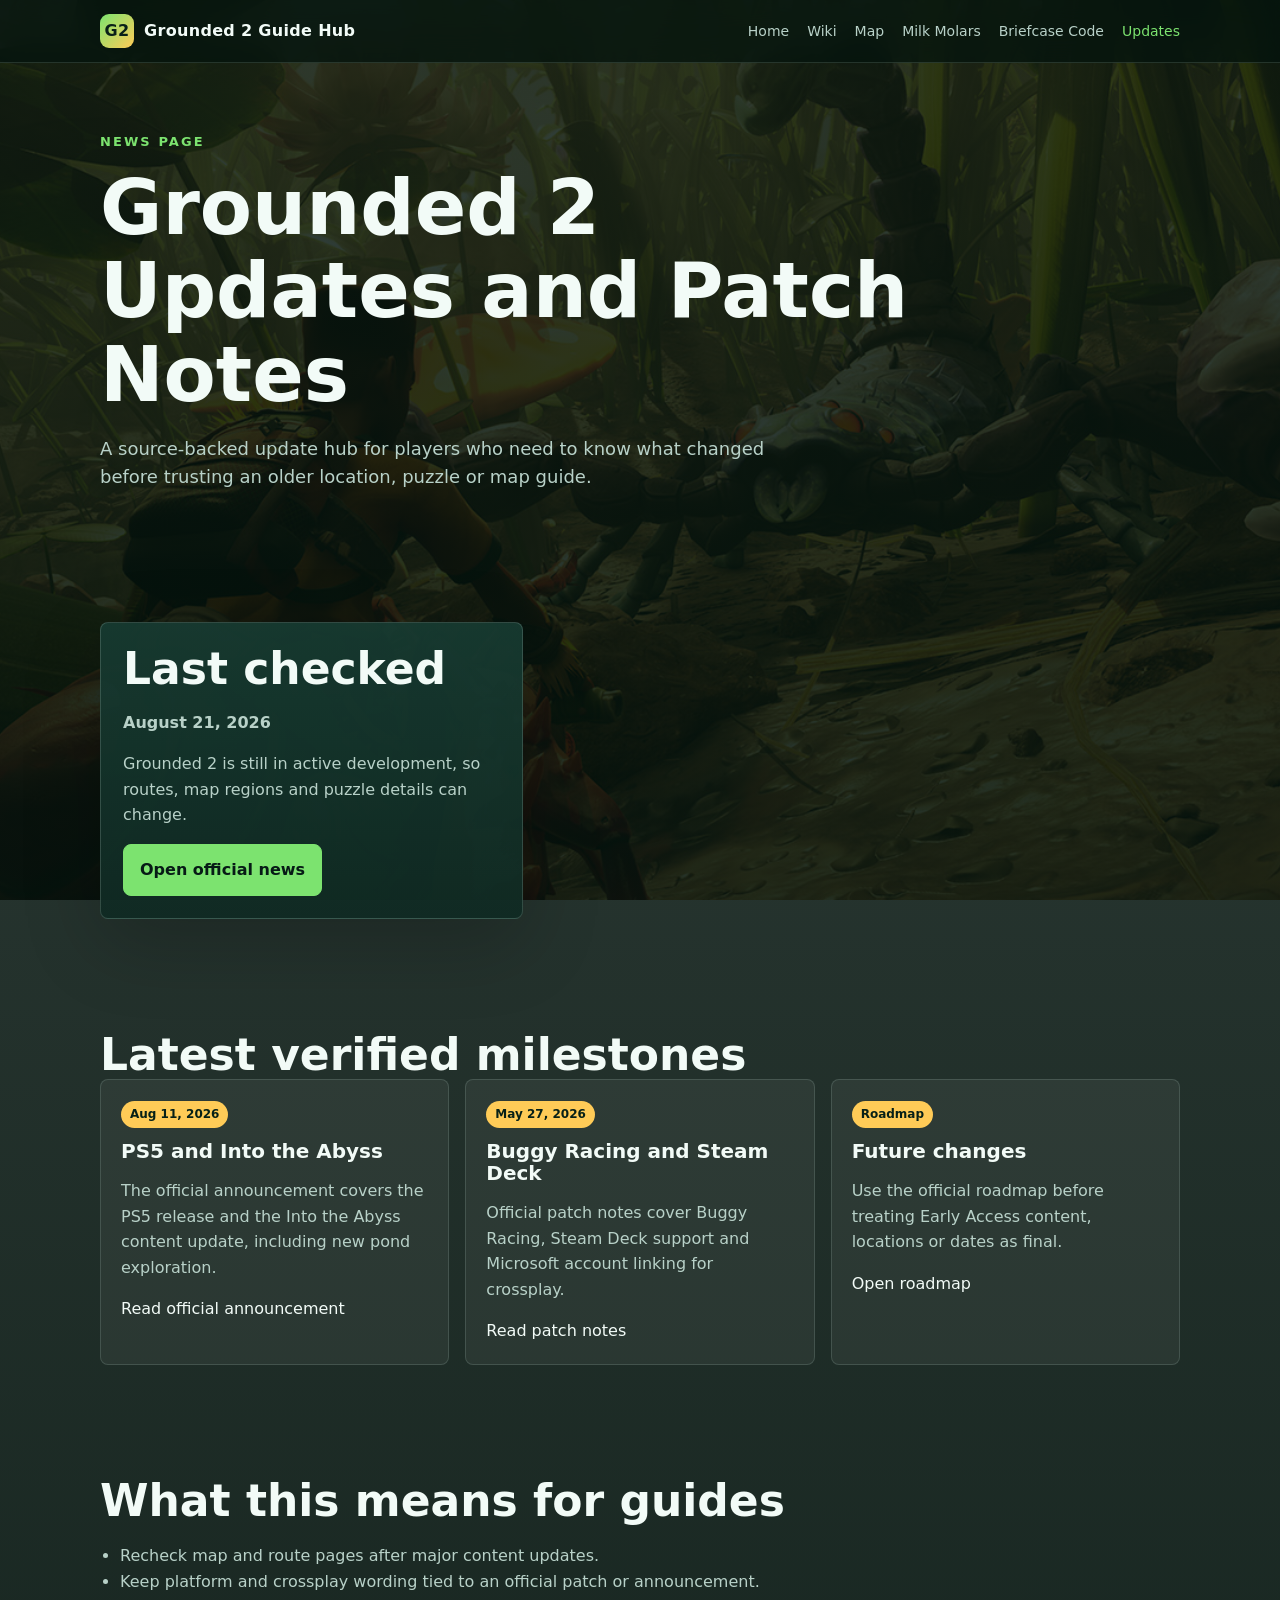
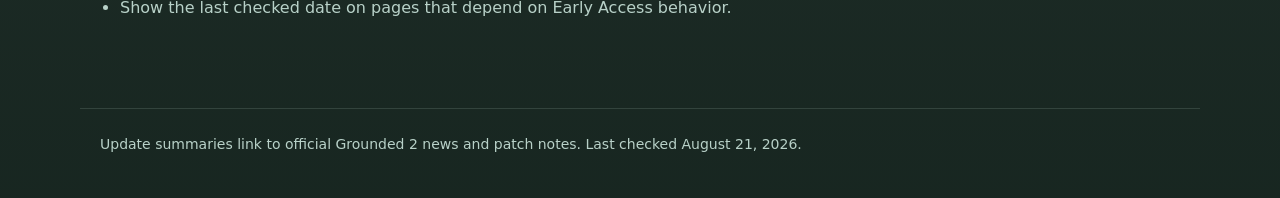
<file: updates/index.html>
<!doctype html>
<html lang="en">
  <head>
    <meta charset="utf-8" />
    <meta name="viewport" content="width=device-width, initial-scale=1" />
    <title>Grounded 2 Updates and Patch Notes Tracker</title>
    <!-- Google tag (gtag.js) -->
    <script async src="https://www.googletagmanager.com/gtag/js?id=G-8MKGZDXQY7"></script>
    <script>
      window.dataLayer = window.dataLayer || [];
      function gtag(){dataLayer.push(arguments);}
      gtag('js', new Date());
      gtag('config', 'G-8MKGZDXQY7');
    </script>
    <meta
      name="description"
      content="Grounded 2 updates and patch notes tracker with official PS5, Into the Abyss, roadmap, crossplay and bug-fix sources."
    />
    <link rel="icon" href="../assets/favicon.svg" type="image/svg+xml" />
    <link rel="stylesheet" href="../assets/styles.css" />
  </head>
  <body>
    <header class="site-header">
      <nav class="nav" aria-label="Main navigation">
        <a class="brand" href="../"><span class="brand-mark">G2</span><span>Grounded 2 Guide Hub</span></a>
        <div class="nav-links">
          <a href="../">Home</a>
          <a href="../wiki/">Wiki</a>
          <a href="../map/">Map</a>
          <a href="../milk-molars/">Milk Molars</a>
          <a href="../briefcase-code/">Briefcase Code</a>
          <a href="./" aria-current="page">Updates</a>
        </div>
      </nav>
    </header>

    <main>
      <section class="page-hero">
        <p class="eyebrow">News Page</p>
        <h1>Grounded 2 Updates and Patch Notes</h1>
        <p class="lead">
          A source-backed update hub for players who need to know what changed before trusting an older
          location, puzzle or map guide.
        </p>
      </section>

      <section class="section two-col">
        <div class="panel">
          <h2>Last checked</h2>
          <p><strong>August 21, 2026</strong></p>
          <p>Grounded 2 is still in active development, so routes, map regions and puzzle details can change.</p>
          <a class="button primary" href="https://grounded2.obsidian.net/news" target="_blank" rel="noopener">Open official news</a>
        </div>
      </section>

      <section class="section">
        <h2>Latest verified milestones</h2>
        <div class="grid">
          <article class="card"><span class="tag">Aug 11, 2026</span><h3>PS5 and Into the Abyss</h3><p>The official announcement covers the PS5 release and the Into the Abyss content update, including new pond exploration.</p><a href="https://grounded2.obsidian.net/news/grounded-2/grounded-2-is-coming-to-playstation-5" target="_blank" rel="noopener">Read official announcement</a></article>
          <article class="card"><span class="tag">May 27, 2026</span><h3>Buggy Racing and Steam Deck</h3><p>Official patch notes cover Buggy Racing, Steam Deck support and Microsoft account linking for crossplay.</p><a href="https://grounded2.obsidian.net/news/grounded-2/buggy-racing-0-4-1" target="_blank" rel="noopener">Read patch notes</a></article>
          <article class="card"><span class="tag">Roadmap</span><h3>Future changes</h3><p>Use the official roadmap before treating Early Access content, locations or dates as final.</p><a href="https://grounded2.obsidian.net/roadmap" target="_blank" rel="noopener">Open roadmap</a></article>
        </div>
      </section>

      <section class="section">
        <h2>What this means for guides</h2>
        <ul class="list">
          <li>Recheck map and route pages after major content updates.</li>
          <li>Keep platform and crossplay wording tied to an official patch or announcement.</li>
          <li>Show the last checked date on pages that depend on Early Access behavior.</li>
        </ul>
      </section>
    </main>

    <footer class="footer">Update summaries link to official Grounded 2 news and patch notes. Last checked August 21, 2026.</footer>
  </body>
</html>
</file>
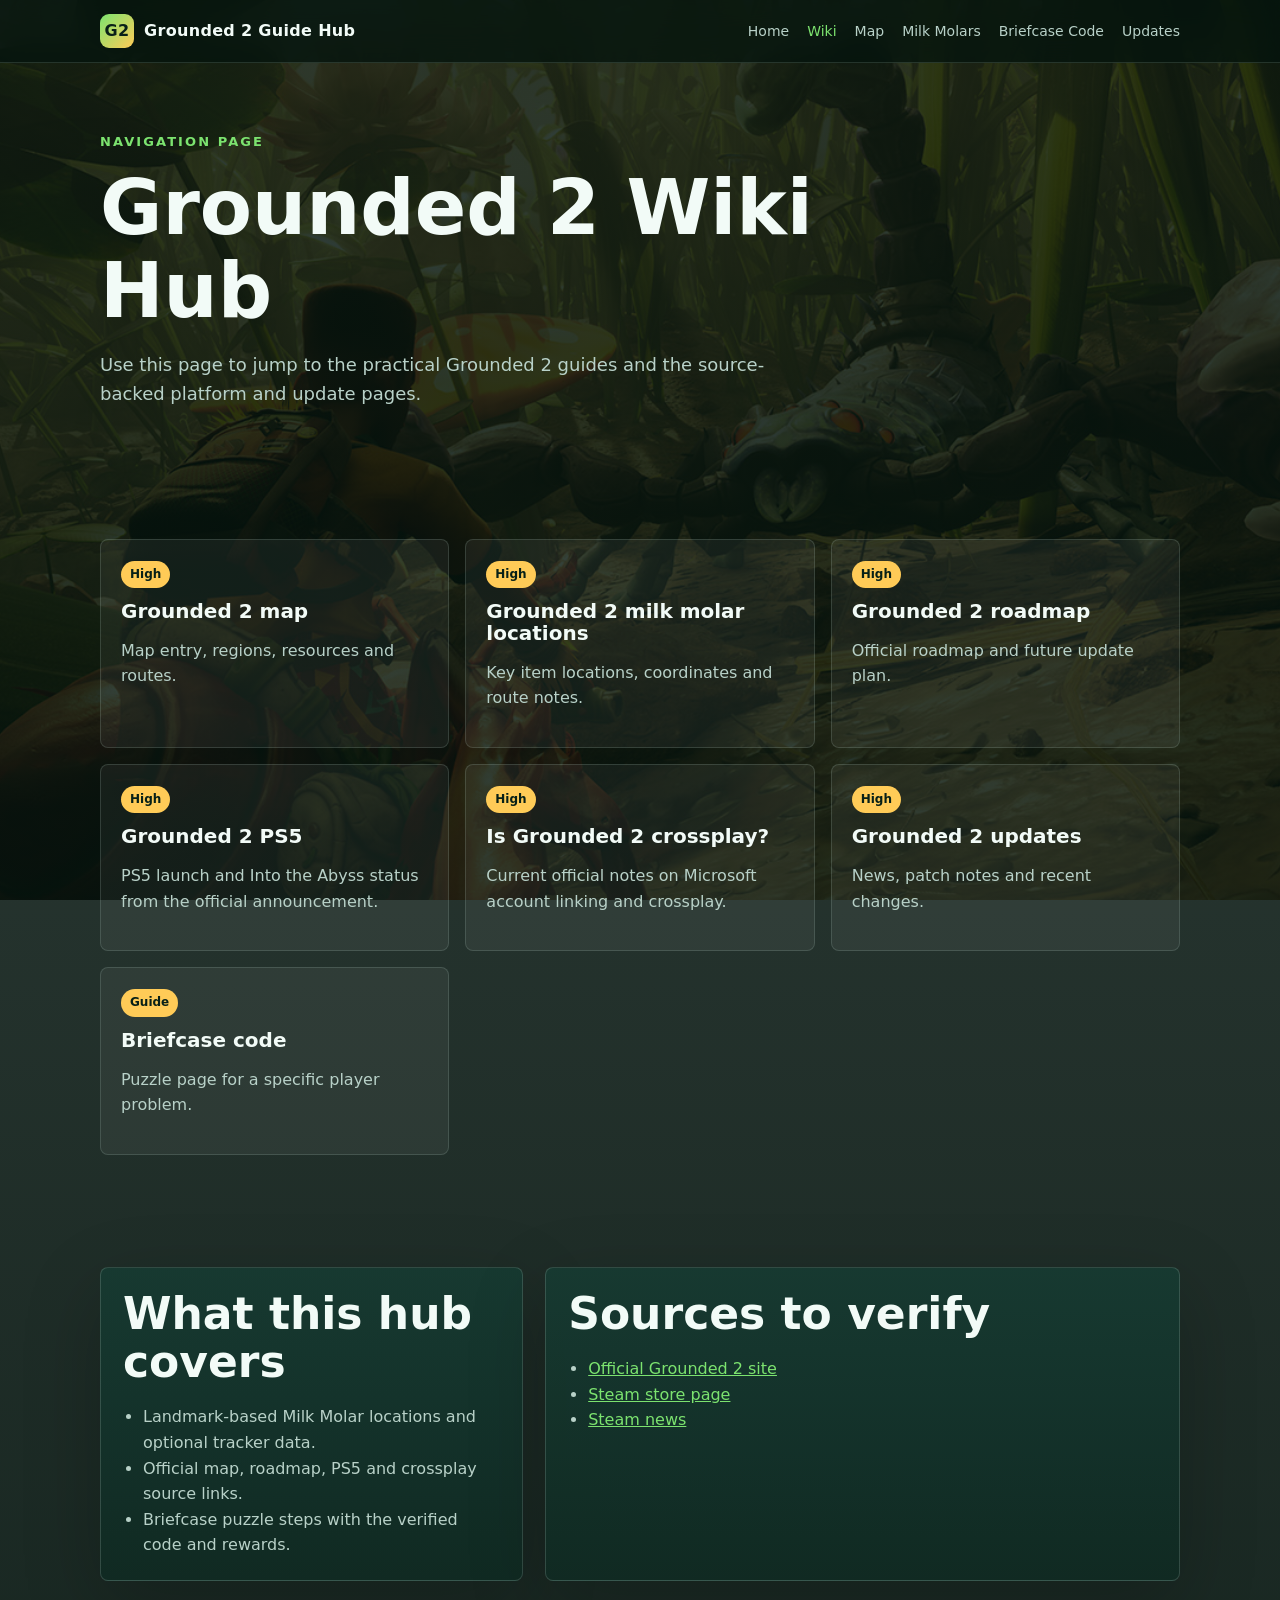
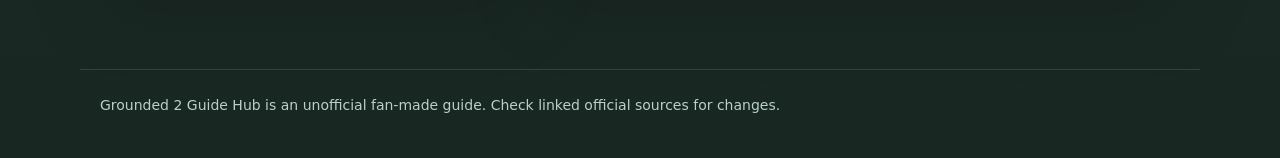
<file: wiki/index.html>
<!doctype html>
<html lang="en">
  <head>
    <meta charset="utf-8" />
    <meta name="viewport" content="width=device-width, initial-scale=1" />
    <title>Grounded 2 Wiki Hub: Map, Roadmap, PS5 and Updates</title>
    <!-- Google tag (gtag.js) -->
    <script async src="https://www.googletagmanager.com/gtag/js?id=G-8MKGZDXQY7"></script>
    <script>
      window.dataLayer = window.dataLayer || [];
      function gtag(){dataLayer.push(arguments);}
      gtag('js', new Date());
      gtag('config', 'G-8MKGZDXQY7');
    </script>
    <meta
      name="description"
      content="Grounded 2 wiki hub for map pages, roadmap notes, platform status, crossplay checks, locations, updates and patch notes."
    />
    <link rel="icon" href="../assets/favicon.svg" type="image/svg+xml" />
    <link rel="stylesheet" href="../assets/styles.css" />
  </head>
  <body>
    <header class="site-header">
      <nav class="nav" aria-label="Main navigation">
        <a class="brand" href="../"><span class="brand-mark">G2</span><span>Grounded 2 Guide Hub</span></a>
        <div class="nav-links">
          <a href="../">Home</a>
          <a href="./" aria-current="page">Wiki</a>
          <a href="../map/">Map</a>
          <a href="../milk-molars/">Milk Molars</a>
          <a href="../briefcase-code/">Briefcase Code</a>
          <a href="../updates/">Updates</a>
        </div>
      </nav>
    </header>

    <main>
      <section class="page-hero">
        <p class="eyebrow">Navigation Page</p>
        <h1>Grounded 2 Wiki Hub</h1>
        <p class="lead">
          Use this page to jump to the practical Grounded 2 guides and the source-backed platform and
          update pages.
        </p>
      </section>

      <section class="section">
        <div class="grid">
          <article class="card"><span class="tag">High</span><h3><a href="../map/">Grounded 2 map</a></h3><p>Map entry, regions, resources and routes.</p></article>
          <article class="card"><span class="tag">High</span><h3><a href="../milk-molars/">Grounded 2 milk molar locations</a></h3><p>Key item locations, coordinates and route notes.</p></article>
          <article class="card"><span class="tag">High</span><h3><a href="https://grounded2.obsidian.net/roadmap" target="_blank" rel="noopener">Grounded 2 roadmap</a></h3><p>Official roadmap and future update plan.</p></article>
          <article class="card"><span class="tag">High</span><h3><a href="https://grounded2.obsidian.net/news/grounded-2/grounded-2-is-coming-to-playstation-5" target="_blank" rel="noopener">Grounded 2 PS5</a></h3><p>PS5 launch and Into the Abyss status from the official announcement.</p></article>
          <article class="card"><span class="tag">High</span><h3><a href="https://grounded2.obsidian.net/news/grounded-2/buggy-racing-0-4-1" target="_blank" rel="noopener">Is Grounded 2 crossplay?</a></h3><p>Current official notes on Microsoft account linking and crossplay.</p></article>
          <article class="card"><span class="tag">High</span><h3><a href="../updates/">Grounded 2 updates</a></h3><p>News, patch notes and recent changes.</p></article>
          <article class="card"><span class="tag">Guide</span><h3><a href="../briefcase-code/">Briefcase code</a></h3><p>Puzzle page for a specific player problem.</p></article>
        </div>
      </section>

      <section class="section two-col">
        <div class="panel">
          <h2>What this hub covers</h2>
          <ul class="list">
            <li>Landmark-based Milk Molar locations and optional tracker data.</li>
            <li>Official map, roadmap, PS5 and crossplay source links.</li>
            <li>Briefcase puzzle steps with the verified code and rewards.</li>
          </ul>
        </div>
        <div class="panel source-list">
          <h2>Sources to verify</h2>
          <ul class="list">
            <li><a href="https://grounded2.obsidian.net/">Official Grounded 2 site</a></li>
            <li><a href="https://store.steampowered.com/app/2661300/Grounded_2/">Steam store page</a></li>
            <li><a href="https://store.steampowered.com/news/app/2661300">Steam news</a></li>
          </ul>
        </div>
      </section>
    </main>

    <footer class="footer">Grounded 2 Guide Hub is an unofficial fan-made guide. Check linked official sources for changes.</footer>
  </body>
</html>
</file>
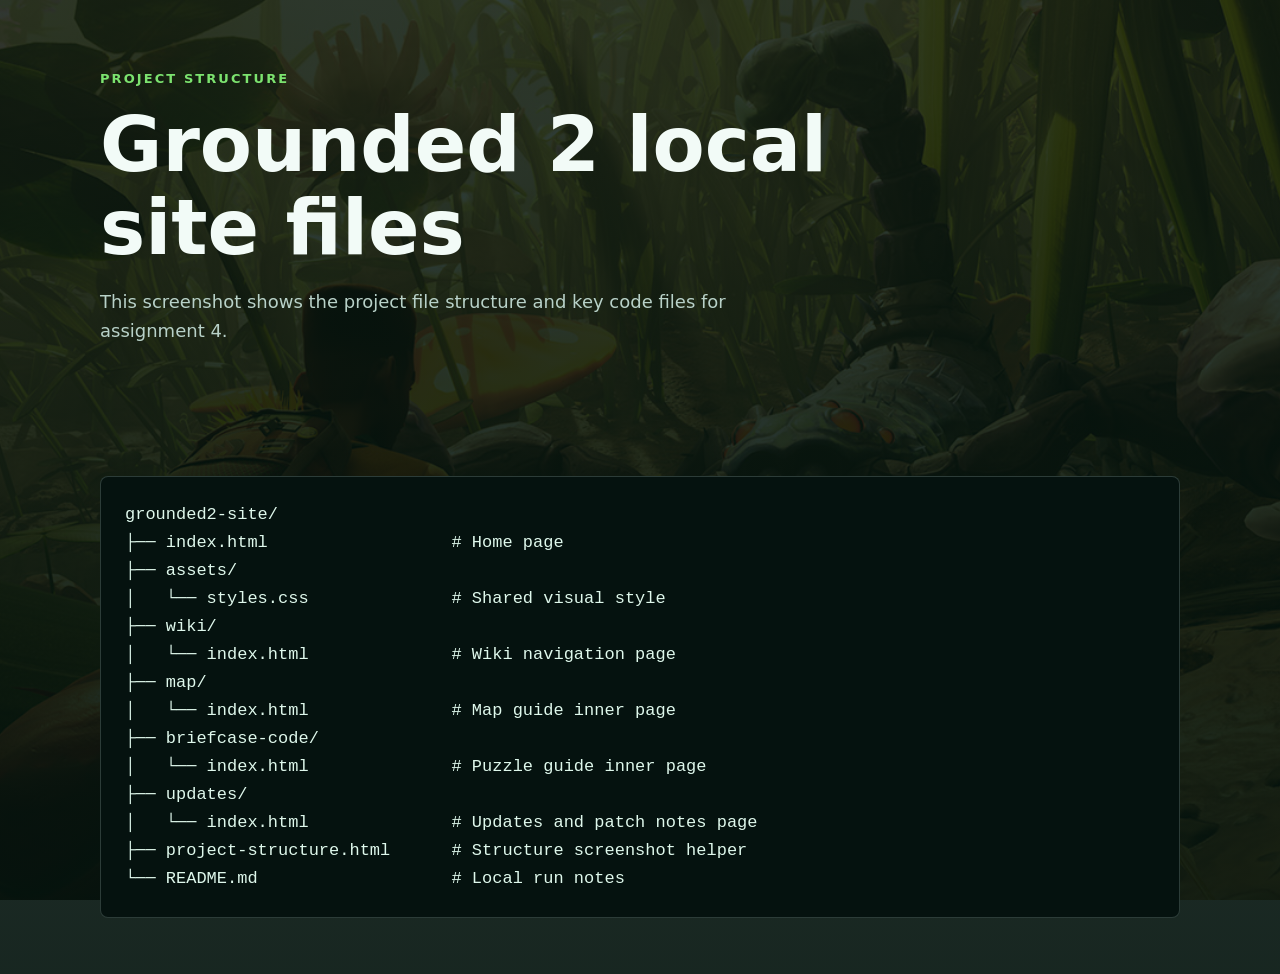
<file: project-structure.html>
<!doctype html>
<html lang="en">
  <head>
    <meta charset="utf-8" />
    <meta name="viewport" content="width=device-width, initial-scale=1" />
    <title>Grounded 2 Site Project Structure</title>
    <!-- Google tag (gtag.js) -->
    <script async src="https://www.googletagmanager.com/gtag/js?id=G-8MKGZDXQY7"></script>
    <script>
      window.dataLayer = window.dataLayer || [];
      function gtag(){dataLayer.push(arguments);}
      gtag('js', new Date());
      gtag('config', 'G-8MKGZDXQY7');
    </script>
    <meta name="description" content="Project structure screenshot for the local Grounded 2 guide site." />
    <link rel="stylesheet" href="assets/styles.css" />
    <style>
      pre {
        margin: 0;
        padding: 24px;
        overflow: auto;
        color: #dff8ec;
        background: #05120f;
        border: 1px solid rgba(184, 209, 200, 0.22);
        border-radius: 8px;
        font: 17px/1.65 ui-monospace, SFMono-Regular, Menlo, Monaco, Consolas, "Liberation Mono", monospace;
      }
    </style>
  </head>
  <body>
    <main>
      <section class="page-hero">
        <p class="eyebrow">Project Structure</p>
        <h1>Grounded 2 local site files</h1>
        <p class="lead">This screenshot shows the project file structure and key code files for assignment 4.</p>
      </section>
      <section class="section">
        <pre>grounded2-site/
├── index.html                  # Home page
├── assets/
│   └── styles.css              # Shared visual style
├── wiki/
│   └── index.html              # Wiki navigation page
├── map/
│   └── index.html              # Map guide inner page
├── briefcase-code/
│   └── index.html              # Puzzle guide inner page
├── updates/
│   └── index.html              # Updates and patch notes page
├── project-structure.html      # Structure screenshot helper
└── README.md                   # Local run notes</pre>
      </section>
    </main>
  </body>
</html>
</file>
<file: assets/styles.css>
:root {
  --bg: #071b16;
  --panel: #102a23;
  --panel-2: #173a31;
  --ink: #f2fbf7;
  --muted: #b8d1c8;
  --line: #2c5b4e;
  --accent: #7ce36f;
  --accent-2: #ffcb57;
  --danger: #ff7a59;
  --max: 1120px;
}

* {
  box-sizing: border-box;
}

body {
  margin: 0;
  font-family: Inter, ui-sans-serif, system-ui, -apple-system, BlinkMacSystemFont, "Segoe UI", sans-serif;
  color: var(--ink);
  background:
    linear-gradient(180deg, rgba(4, 20, 14, 0.82), rgba(4, 20, 14, 0.92)),
    url("grounded2-home-hero.jpg") center top / cover fixed no-repeat;
  line-height: 1.6;
}

a {
  color: inherit;
}

.site-header {
  position: sticky;
  top: 0;
  z-index: 10;
  border-bottom: 1px solid rgba(184, 209, 200, 0.16);
  background: rgba(4, 20, 14, 0.78);
  backdrop-filter: blur(14px);
}

.nav {
  max-width: var(--max);
  margin: 0 auto;
  padding: 14px 20px;
  display: flex;
  align-items: center;
  justify-content: space-between;
  gap: 24px;
}

.brand {
  text-decoration: none;
  display: flex;
  align-items: center;
  gap: 10px;
  font-weight: 800;
  letter-spacing: 0.02em;
}

.brand-mark {
  width: 34px;
  height: 34px;
  border-radius: 9px;
  background: linear-gradient(135deg, var(--accent), var(--accent-2));
  color: #092018;
  display: grid;
  place-items: center;
  font-weight: 900;
}

.nav-links {
  display: flex;
  gap: 18px;
  flex-wrap: wrap;
  color: var(--muted);
  font-size: 14px;
}

.nav-links a {
  text-decoration: none;
}

.nav-links a:hover,
.nav-links a[aria-current="page"] {
  color: var(--accent);
}

.hero,
.page-hero,
.section {
  max-width: var(--max);
  margin: 0 auto;
  padding: 56px 20px;
  scroll-margin-top: 96px;
}

.hero {
  display: grid;
  grid-template-columns: 1.1fr 0.9fr;
  gap: 28px;
  align-items: center;
}

.home-page .hero {
  max-width: none;
  min-height: 660px;
  padding-left: max(20px, calc((100vw - var(--max)) / 2 + 20px));
  padding-right: max(20px, calc((100vw - var(--max)) / 2 + 20px));
  position: relative;
  isolation: isolate;
  background:
    linear-gradient(90deg, rgba(4, 22, 17, 0.92) 0%, rgba(4, 22, 17, 0.66) 48%, rgba(4, 22, 17, 0.78) 100%),
    linear-gradient(180deg, rgba(4, 22, 17, 0.08) 0%, rgba(4, 22, 17, 0.2) 58%, #071b16 100%),
    url("grounded2-home-hero.jpg") center center / cover no-repeat;
}

.home-page h1 {
  max-width: 650px;
  font-size: clamp(42px, 5.2vw, 68px);
}

.eyebrow {
  color: var(--accent);
  font-weight: 800;
  text-transform: uppercase;
  font-size: 13px;
  letter-spacing: 0.16em;
}

h1,
h2,
h3 {
  line-height: 1.1;
  margin: 0;
}

h1 {
  font-size: clamp(38px, 6vw, 76px);
  letter-spacing: 0;
  max-width: 860px;
}

h2 {
  font-size: clamp(28px, 4vw, 44px);
}

h3 {
  font-size: 20px;
}

p {
  color: var(--muted);
}

.lead {
  font-size: 18px;
  max-width: 680px;
}

.cta-row {
  display: flex;
  gap: 12px;
  flex-wrap: wrap;
  margin-top: 28px;
}

.button {
  display: inline-flex;
  align-items: center;
  justify-content: center;
  border-radius: 8px;
  padding: 12px 16px;
  text-decoration: none;
  font-weight: 800;
  border: 1px solid rgba(184, 209, 200, 0.22);
}

.button.primary {
  color: #071b16;
  background: var(--accent);
  border-color: var(--accent);
}

.button.secondary {
  color: var(--ink);
  background: rgba(255, 255, 255, 0.06);
}

.hero-card,
.panel {
  background: linear-gradient(180deg, rgba(23, 58, 49, 0.95), rgba(16, 42, 35, 0.95));
  border: 1px solid rgba(184, 209, 200, 0.2);
  border-radius: 8px;
  box-shadow: 0 24px 80px rgba(0, 0, 0, 0.2);
}

.hero-card {
  padding: 24px;
}

.mini-map-head .eyebrow {
  margin-top: 0;
}

.mini-map-head p:last-child {
  margin: 6px 0 18px;
  font-size: 14px;
}

.map-preview-link {
  display: block;
  overflow: hidden;
  border: 1px solid rgba(184, 209, 200, 0.22);
  border-radius: 8px;
  background: rgba(7, 27, 22, 0.5);
}

.map-preview {
  display: block;
  width: 100%;
  aspect-ratio: 1;
  object-fit: cover;
}

.summary-strip {
  display: grid;
  grid-template-columns: repeat(3, 1fr);
  gap: 8px;
  margin-top: 14px;
}

.summary-strip span {
  padding: 10px;
  border-radius: 8px;
  background: rgba(255, 255, 255, 0.06);
  color: var(--muted);
  font-size: 13px;
  text-align: center;
}

.summary-strip strong {
  display: block;
  color: var(--ink);
  font-size: 22px;
}

.mini-map {
  position: relative;
  min-height: 320px;
  overflow: hidden;
  border: 1px solid rgba(184, 209, 200, 0.22);
  border-radius: 8px;
  background:
    linear-gradient(rgba(184, 209, 200, 0.08) 1px, transparent 1px),
    linear-gradient(90deg, rgba(184, 209, 200, 0.08) 1px, transparent 1px),
    radial-gradient(circle at 25% 68%, rgba(124, 227, 111, 0.16), transparent 24%),
    radial-gradient(circle at 84% 18%, rgba(255, 203, 87, 0.12), transparent 26%),
    rgba(7, 27, 22, 0.5);
  background-size: 48px 48px, 48px 48px, auto, auto, auto;
}

.map-axis {
  position: absolute;
  color: rgba(242, 251, 247, 0.62);
  font-size: 12px;
  font-weight: 800;
  letter-spacing: 0;
}

.x-axis {
  right: 14px;
  bottom: 12px;
}

.y-axis {
  top: 14px;
  left: 14px;
}

.map-pin {
  position: absolute;
  display: grid;
  gap: 6px;
  width: min-content;
  min-width: 118px;
  color: var(--ink);
  text-decoration: none;
  transform: translate(-18px, -18px);
}

.map-pin span {
  width: 36px;
  height: 36px;
  display: grid;
  place-items: center;
  border: 3px solid #071b16;
  border-radius: 50%;
  color: #071b16;
  background: var(--accent);
  box-shadow: 0 0 0 4px rgba(124, 227, 111, 0.2);
  font-weight: 900;
}

.map-pin strong {
  padding: 5px 7px;
  border-radius: 6px;
  background: rgba(7, 27, 22, 0.78);
  font-size: 13px;
  line-height: 1.2;
}

.pin-snackbar {
  left: 16%;
  top: 60%;
}

.pin-toxic {
  left: 82%;
  top: 18%;
}

.pin-entrance {
  left: 20%;
  top: 88%;
}

.pending-spots {
  display: grid;
  grid-template-columns: 1fr;
  gap: 8px;
  margin-top: 14px;
  padding: 14px;
  border: 1px solid rgba(255, 203, 87, 0.28);
  border-radius: 8px;
  background: rgba(255, 203, 87, 0.08);
}

.pending-spots span {
  color: var(--muted);
  font-size: 13px;
  font-weight: 800;
  text-transform: uppercase;
  letter-spacing: 0.08em;
}

.pending-spots strong {
  color: var(--ink);
  font-size: 15px;
}

.stat-grid {
  display: grid;
  grid-template-columns: repeat(2, 1fr);
  gap: 12px;
}

.stat {
  padding: 14px;
  border-radius: 8px;
  background: rgba(255, 255, 255, 0.06);
}

.stat span {
  display: block;
  color: var(--muted);
  font-size: 13px;
}

.stat strong {
  display: block;
  margin-top: 4px;
  font-size: 22px;
}

.grid {
  display: grid;
  grid-template-columns: repeat(3, minmax(0, 1fr));
  gap: 16px;
}

.card {
  min-height: 168px;
  padding: 20px;
  border: 1px solid rgba(184, 209, 200, 0.18);
  border-radius: 8px;
  background: rgba(255, 255, 255, 0.055);
}

.location-list {
  display: grid;
  gap: 14px;
  margin-top: 22px;
}

.location-card {
  display: grid;
  grid-template-columns: 58px 1fr;
  gap: 18px;
  padding: 22px;
  border: 1px solid rgba(184, 209, 200, 0.18);
  border-radius: 8px;
  background: rgba(255, 255, 255, 0.055);
}

.location-number {
  color: var(--accent-2);
  font-size: 26px;
  font-weight: 900;
}

.location-card h3 {
  margin-bottom: 8px;
}

.location-card p {
  margin: 8px 0 0;
}

.meta {
  font-size: 14px;
}

.card a {
  text-decoration: none;
}

.tag {
  display: inline-flex;
  margin-bottom: 12px;
  padding: 4px 9px;
  border-radius: 999px;
  color: #072017;
  background: var(--accent-2);
  font-size: 12px;
  font-weight: 800;
}

.two-col {
  display: grid;
  grid-template-columns: 0.8fr 1.2fr;
  gap: 22px;
}

.panel {
  padding: 22px;
}

.list {
  margin: 18px 0 0;
  padding-left: 20px;
  color: var(--muted);
}

.steps-list {
  max-width: 760px;
  margin: 0;
  padding-left: 24px;
  color: var(--muted);
}

.steps-list li + li {
  margin-top: 14px;
}

.source-list a {
  color: var(--accent);
  word-break: break-word;
}

.source-map-grid {
  display: grid;
  grid-template-columns: 1.15fr 1fr 1fr;
  gap: 16px;
  margin-top: 22px;
}

.source-map-card {
  display: flex;
  min-height: 260px;
  flex-direction: column;
  align-items: flex-start;
  padding: 22px;
  border: 1px solid rgba(184, 209, 200, 0.18);
  border-radius: 8px;
  background: rgba(255, 255, 255, 0.055);
}

.source-map-card.featured {
  background: linear-gradient(135deg, rgba(117, 227, 108, 0.18), rgba(255, 203, 87, 0.08));
}

.source-map-card h3 {
  margin: 4px 0 10px;
}

.source-map-card p {
  margin: 0 0 18px;
  color: var(--muted);
}

.source-map-card .button {
  margin-top: auto;
}

.map-source-panel {
  padding: 6px 0 0;
}

.map-source-panel h3 {
  font-size: 28px;
  margin-bottom: 10px;
}

.official-map-note {
  margin: 20px 0;
  padding: 16px 18px;
  border-left: 4px solid var(--accent-2);
  background: rgba(255, 203, 87, 0.1);
  color: var(--muted);
}

.map-link-panel {
  margin: 22px 0;
  padding: 28px;
  border: 1px solid rgba(124, 227, 111, 0.38);
  border-radius: 8px;
  background: linear-gradient(135deg, rgba(124, 227, 111, 0.16), rgba(255, 203, 87, 0.08));
}

.map-link-panel h3 {
  font-size: 30px;
  margin-bottom: 10px;
}

.data-disclosure {
  border-top: 1px solid rgba(184, 209, 200, 0.16);
}

.data-disclosure summary {
  cursor: pointer;
  color: var(--ink);
  font-size: 24px;
  font-weight: 800;
}

.filter-panel {
  max-width: 760px;
  padding: 22px;
  border: 1px solid rgba(184, 209, 200, 0.2);
  border-radius: 8px;
  background: rgba(255, 255, 255, 0.045);
}

.filter-panel label {
  display: block;
  margin-bottom: 8px;
  color: var(--ink);
  font-weight: 800;
}

.filter-panel input {
  width: 100%;
  padding: 13px 14px;
  border: 1px solid rgba(184, 209, 200, 0.3);
  border-radius: 6px;
  color: var(--ink);
  background: rgba(7, 27, 22, 0.82);
  font: inherit;
}

.filter-panel input:focus {
  outline: 2px solid var(--accent);
  outline-offset: 2px;
}

.finder-launcher {
  max-width: 820px;
  margin-top: 28px;
  padding: 18px;
  border: 1px solid rgba(184, 209, 200, 0.24);
  border-radius: 8px;
  background: rgba(7, 27, 22, 0.72);
}

.finder-launcher label,
.finder-launcher .meta {
  display: block;
}

.finder-launcher label {
  margin-bottom: 9px;
  color: var(--ink);
  font-weight: 800;
}

.finder-launcher .meta {
  margin: 10px 0 0;
}

.search-row {
  display: grid;
  grid-template-columns: minmax(0, 1fr) 190px auto;
  gap: 8px;
}

.search-row input,
.search-row select {
  min-width: 0;
  padding: 12px 13px;
  border: 1px solid rgba(184, 209, 200, 0.3);
  border-radius: 6px;
  color: var(--ink);
  background: rgba(7, 27, 22, 0.9);
  font: inherit;
}

.search-row input:focus,
.search-row select:focus {
  outline: 2px solid var(--accent);
  outline-offset: 2px;
}

.search-row .button {
  border: 0;
  cursor: pointer;
  font: inherit;
}

.filter-tabs {
  display: flex;
  flex-wrap: wrap;
  gap: 8px;
  margin-top: 16px;
}

.filter-tab {
  padding: 8px 11px;
  border: 1px solid rgba(184, 209, 200, 0.24);
  border-radius: 999px;
  color: var(--muted);
  background: rgba(255, 255, 255, 0.045);
  font: inherit;
  font-size: 13px;
  font-weight: 800;
  cursor: pointer;
}

.filter-tab:hover,
.filter-tab.is-active {
  color: #071b16;
  border-color: var(--accent);
  background: var(--accent);
}

.filter-tab span {
  opacity: 0.72;
}

.finder-results {
  display: grid;
  grid-template-columns: repeat(2, minmax(0, 1fr));
  gap: 14px;
  margin-top: 22px;
}

.finder-card {
  display: flex;
  min-height: 250px;
  flex-direction: column;
  padding: 20px;
  border: 1px solid rgba(184, 209, 200, 0.2);
  border-radius: 8px;
  background: linear-gradient(180deg, rgba(23, 58, 49, 0.82), rgba(255, 255, 255, 0.035));
}

.finder-card[hidden] {
  display: none;
}

.finder-card-top {
  display: flex;
  align-items: center;
  justify-content: space-between;
  gap: 10px;
}

.finder-card-top .tag {
  margin: 0;
}

.finder-card h3 {
  margin-top: 18px;
  font-size: 22px;
}

.finder-card p {
  margin: 8px 0 18px;
}

.finder-detail {
  display: flex;
  align-items: baseline;
  justify-content: space-between;
  gap: 12px;
  padding: 11px 0;
  border-top: 1px solid rgba(184, 209, 200, 0.14);
  border-bottom: 1px solid rgba(184, 209, 200, 0.14);
  color: var(--muted);
  font-size: 13px;
}

.finder-detail strong {
  color: var(--ink);
  font-family: ui-monospace, SFMono-Regular, Menlo, Consolas, monospace;
  font-size: 13px;
  white-space: nowrap;
}

.finder-action {
  margin-top: auto;
  padding-top: 16px;
  color: var(--accent);
  font-size: 14px;
  font-weight: 800;
}

.empty-state {
  margin-top: 18px;
  padding: 18px;
  border: 1px dashed rgba(255, 203, 87, 0.42);
  border-radius: 8px;
  color: var(--muted);
  background: rgba(255, 203, 87, 0.08);
}

.empty-state button {
  padding: 0;
  border: 0;
  color: var(--accent);
  background: transparent;
  font: inherit;
  font-weight: 800;
  cursor: pointer;
}

.map-gallery {
  display: grid;
  grid-template-columns: 1.4fr 0.8fr;
  gap: 18px;
  margin-top: 22px;
}

.map-reference-layout {
  display: grid;
  grid-template-columns: minmax(0, 1.25fr) minmax(280px, 0.75fr);
  gap: 18px;
  align-items: start;
  margin-top: 22px;
}

.map-reference-figure img {
  max-height: min(72vh, 760px);
  object-fit: contain;
}

.map-reference-layout .panel {
  height: 100%;
}

.map-reference-layout .steps-list {
  margin-top: 18px;
}

.map-figure {
  margin: 0;
  overflow: hidden;
  border: 1px solid rgba(184, 209, 200, 0.18);
  border-radius: 8px;
  background: rgba(255, 255, 255, 0.055);
}

.map-figure img {
  display: block;
  width: 100%;
  background: #071b16;
}

.map-figure figcaption {
  padding: 14px 16px;
  color: var(--muted);
  font-size: 14px;
}

.table-wrap {
  width: 100%;
  overflow-x: auto;
  margin-top: 22px;
  border: 1px solid rgba(184, 209, 200, 0.16);
  border-radius: 8px;
}

.table-wrap .table {
  min-width: 760px;
}

.molar-table td:first-child,
.molar-table th:first-child {
  width: 64px;
  text-align: center;
  font-weight: 800;
}

.compact-table td:nth-child(3) {
  font-family: ui-monospace, SFMono-Regular, Menlo, Consolas, monospace;
  font-size: 13px;
}

.table {
  width: 100%;
  border-collapse: collapse;
  overflow: hidden;
  border-radius: 8px;
}

.table th,
.table td {
  padding: 13px;
  border-bottom: 1px solid rgba(184, 209, 200, 0.16);
  text-align: left;
  vertical-align: top;
}

.table th {
  color: #071b16;
  background: var(--accent);
}

.warning {
  border-left: 4px solid var(--accent-2);
  padding: 14px 16px;
  background: rgba(255, 203, 87, 0.09);
  color: var(--muted);
}

.footer {
  max-width: var(--max);
  margin: 32px auto 0;
  padding: 24px 20px 42px;
  color: var(--muted);
  border-top: 1px solid rgba(184, 209, 200, 0.16);
  font-size: 14px;
}

@media (max-width: 820px) {
  .hero,
  .two-col {
    grid-template-columns: 1fr;
  }

  .grid {
    grid-template-columns: 1fr;
  }

  .map-gallery,
  .map-reference-layout,
  .source-map-grid,
  .summary-strip {
    grid-template-columns: 1fr;
  }

  .finder-results {
    grid-template-columns: 1fr;
  }

  .location-card {
    grid-template-columns: 1fr;
  }

  .nav {
    align-items: flex-start;
    flex-direction: column;
  }

  .home-page .hero {
    min-height: 720px;
    padding-left: 20px;
    padding-right: 20px;
    background-position: 60% center;
  }
}

@media (max-width: 640px) {
  .search-row {
    grid-template-columns: 1fr;
  }

  .search-row .button {
    width: 100%;
  }

  .finder-card {
    min-height: 0;
  }

  .finder-detail {
    align-items: flex-start;
    flex-direction: column;
    gap: 4px;
  }

  .map-link-panel {
    padding: 20px;
  }

  .table-wrap {
    overflow-x: visible;
    border: 0;
  }

  .table-wrap .table {
    min-width: 0;
  }

  .molar-table thead {
    display: none;
  }

  .molar-table,
  .molar-table tbody,
  .molar-table tr,
  .molar-table td {
    display: block;
    width: 100%;
  }

  .molar-table tr {
    position: relative;
    margin-bottom: 10px;
    padding: 12px 12px 12px 56px;
    border: 1px solid rgba(184, 209, 200, 0.16);
    border-radius: 8px;
    background: rgba(255, 255, 255, 0.035);
  }

  .molar-table td {
    padding: 3px 0;
    border-bottom: 0;
    overflow-wrap: anywhere;
  }

  .molar-table td:first-child {
    position: absolute;
    top: 12px;
    left: 12px;
    display: flex;
    align-items: center;
    justify-content: center;
    width: 30px;
    height: 30px;
    border-radius: 8px;
    background: var(--accent);
    color: #071b16;
    font-size: 13px;
  }

  .molar-table td:nth-child(2) {
    color: var(--text);
    font-weight: 800;
  }

  .molar-table td:nth-child(2)::before {
    content: "Place/map: ";
    color: var(--muted);
    font-weight: 700;
  }

  .molar-table td:nth-child(3)::before {
    content: "Coordinate: ";
    color: var(--muted);
    font-family: var(--font);
    font-weight: 700;
  }

  .molar-table td:nth-child(4)::before {
    content: "Map/status: ";
    color: var(--muted);
    font-weight: 700;
  }
}
</file>
